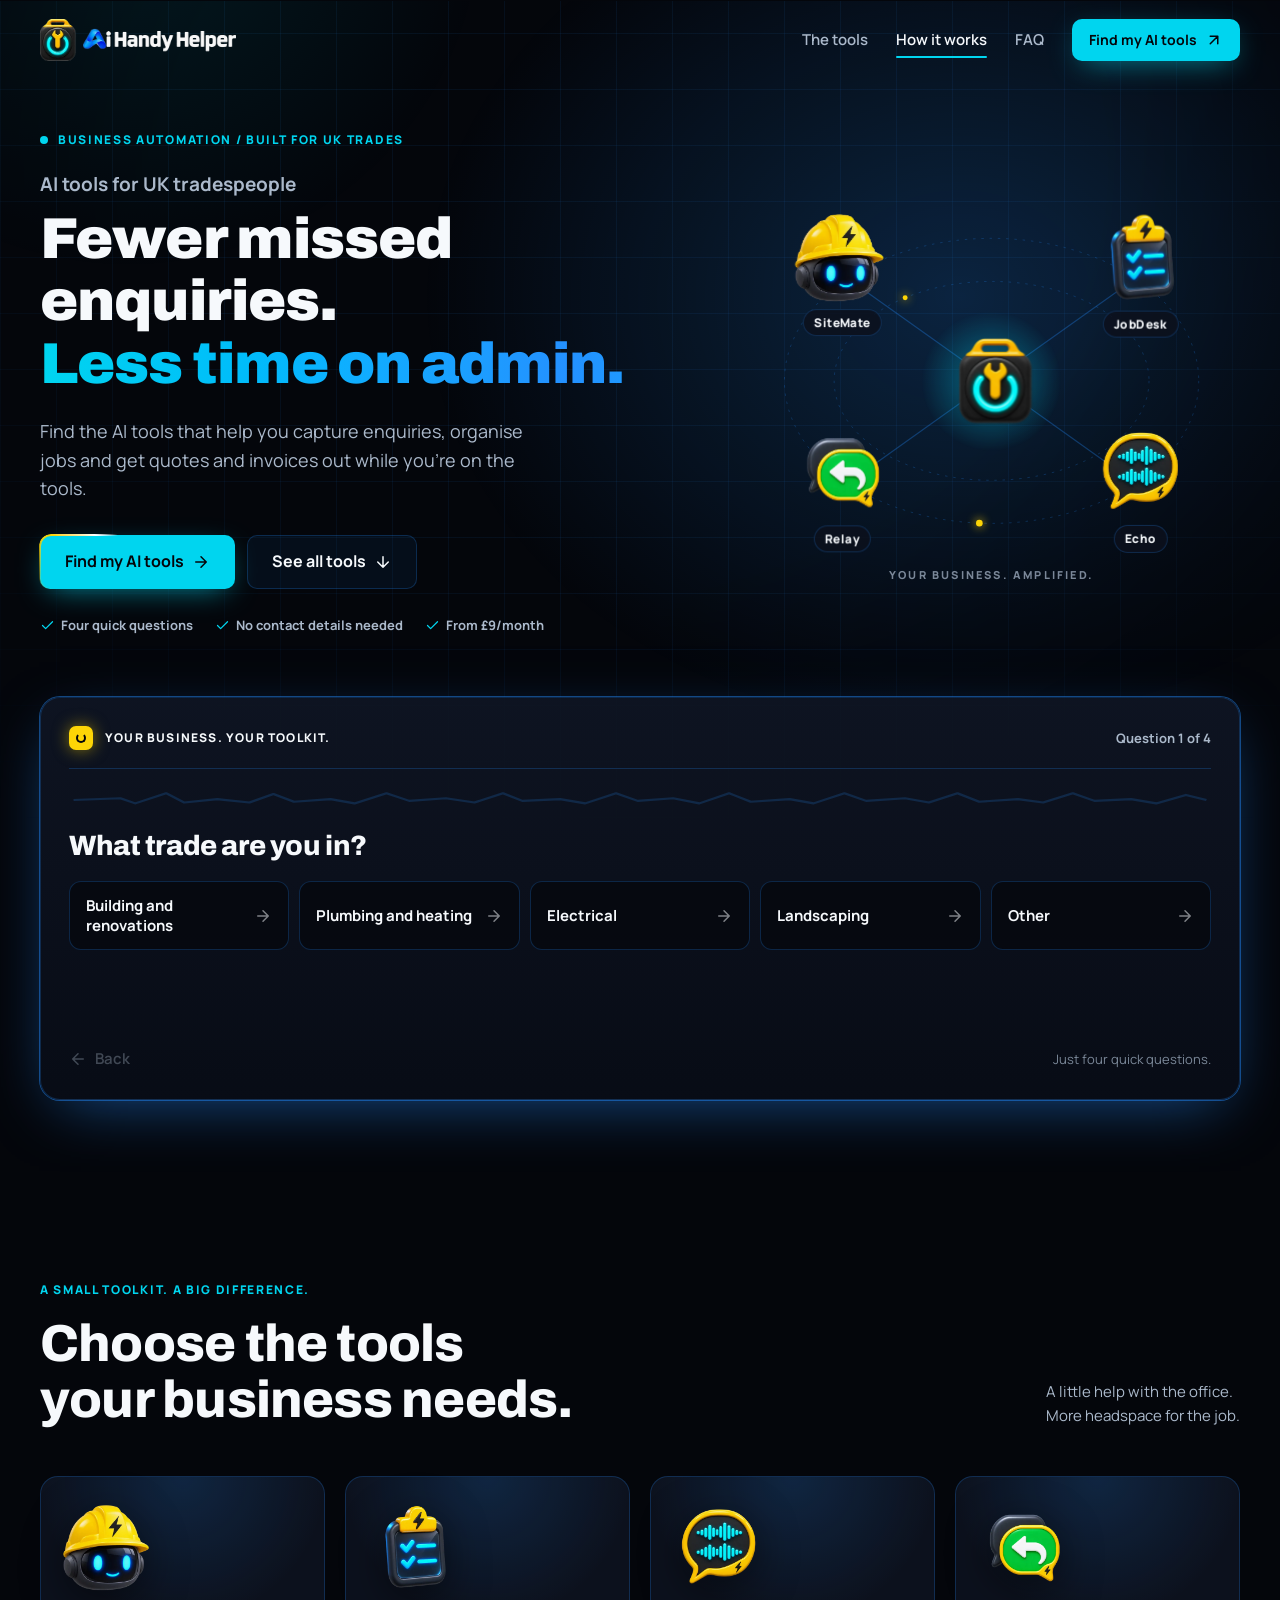
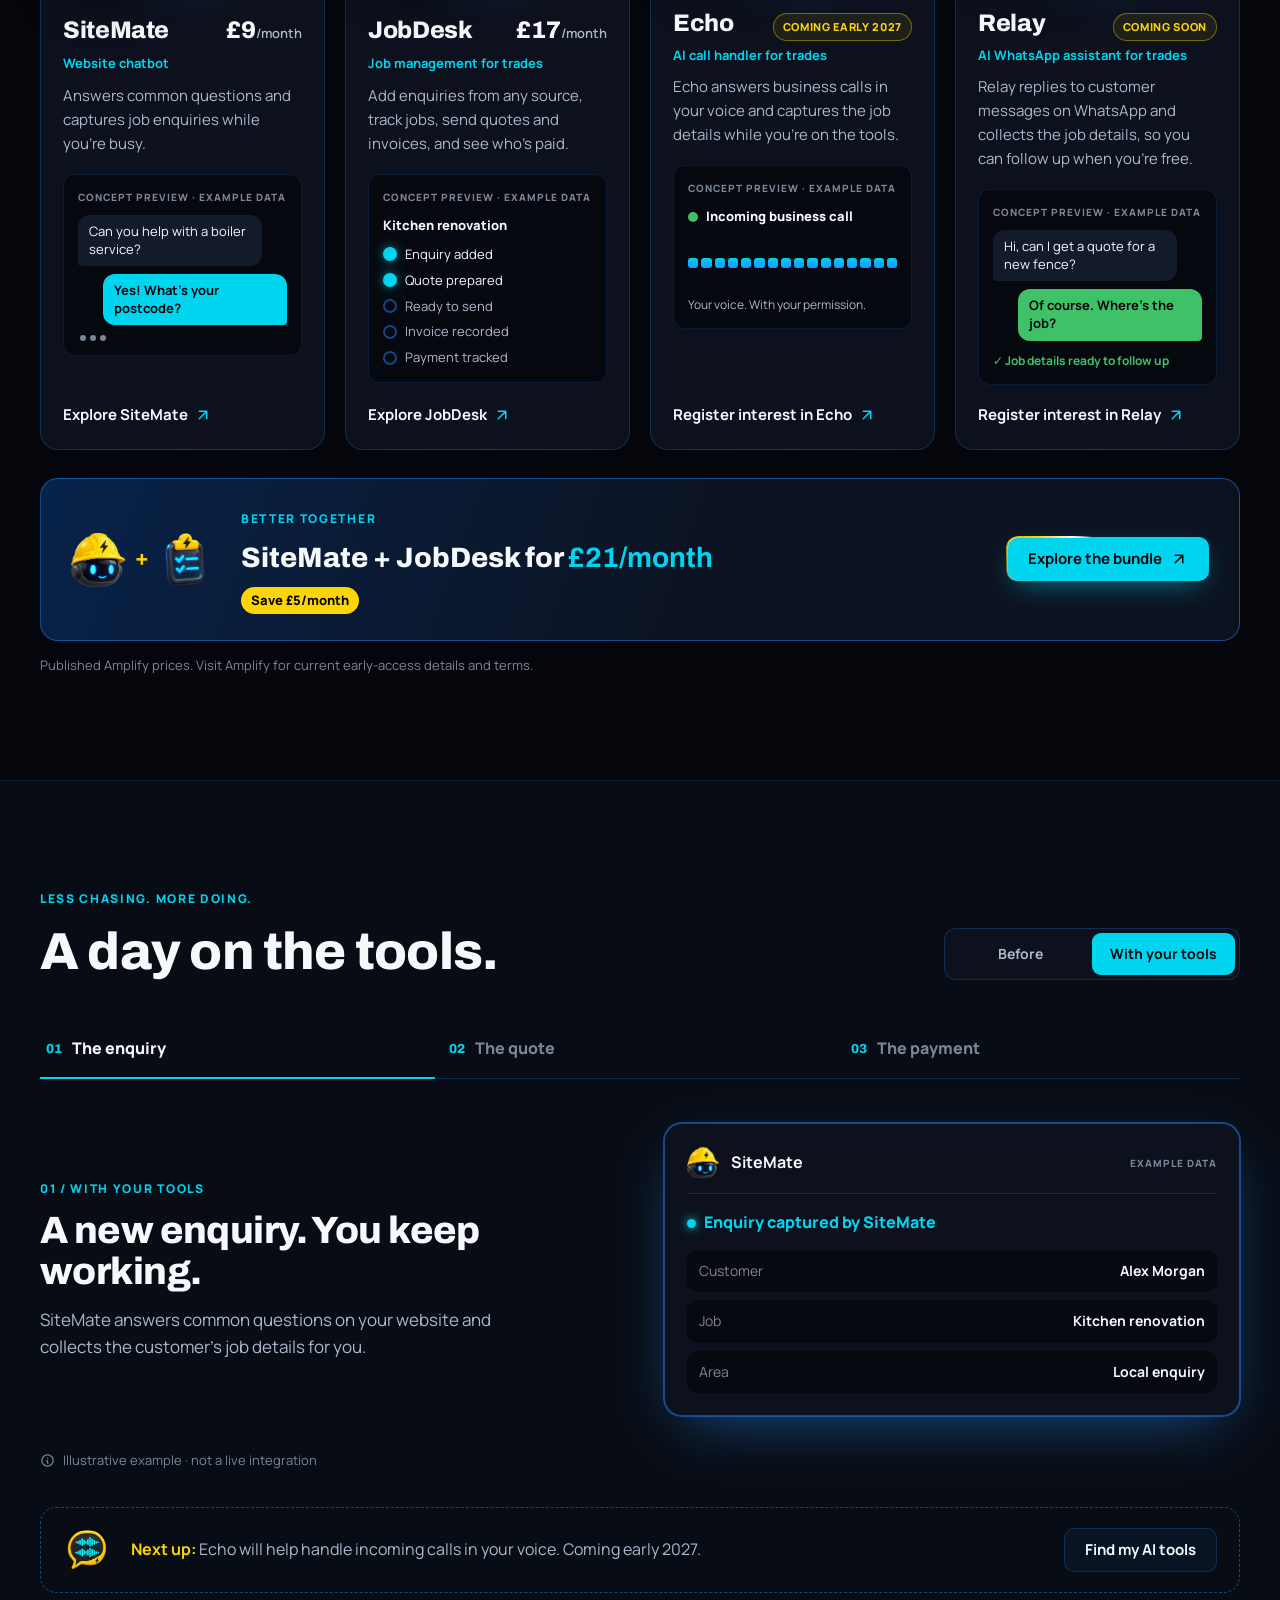
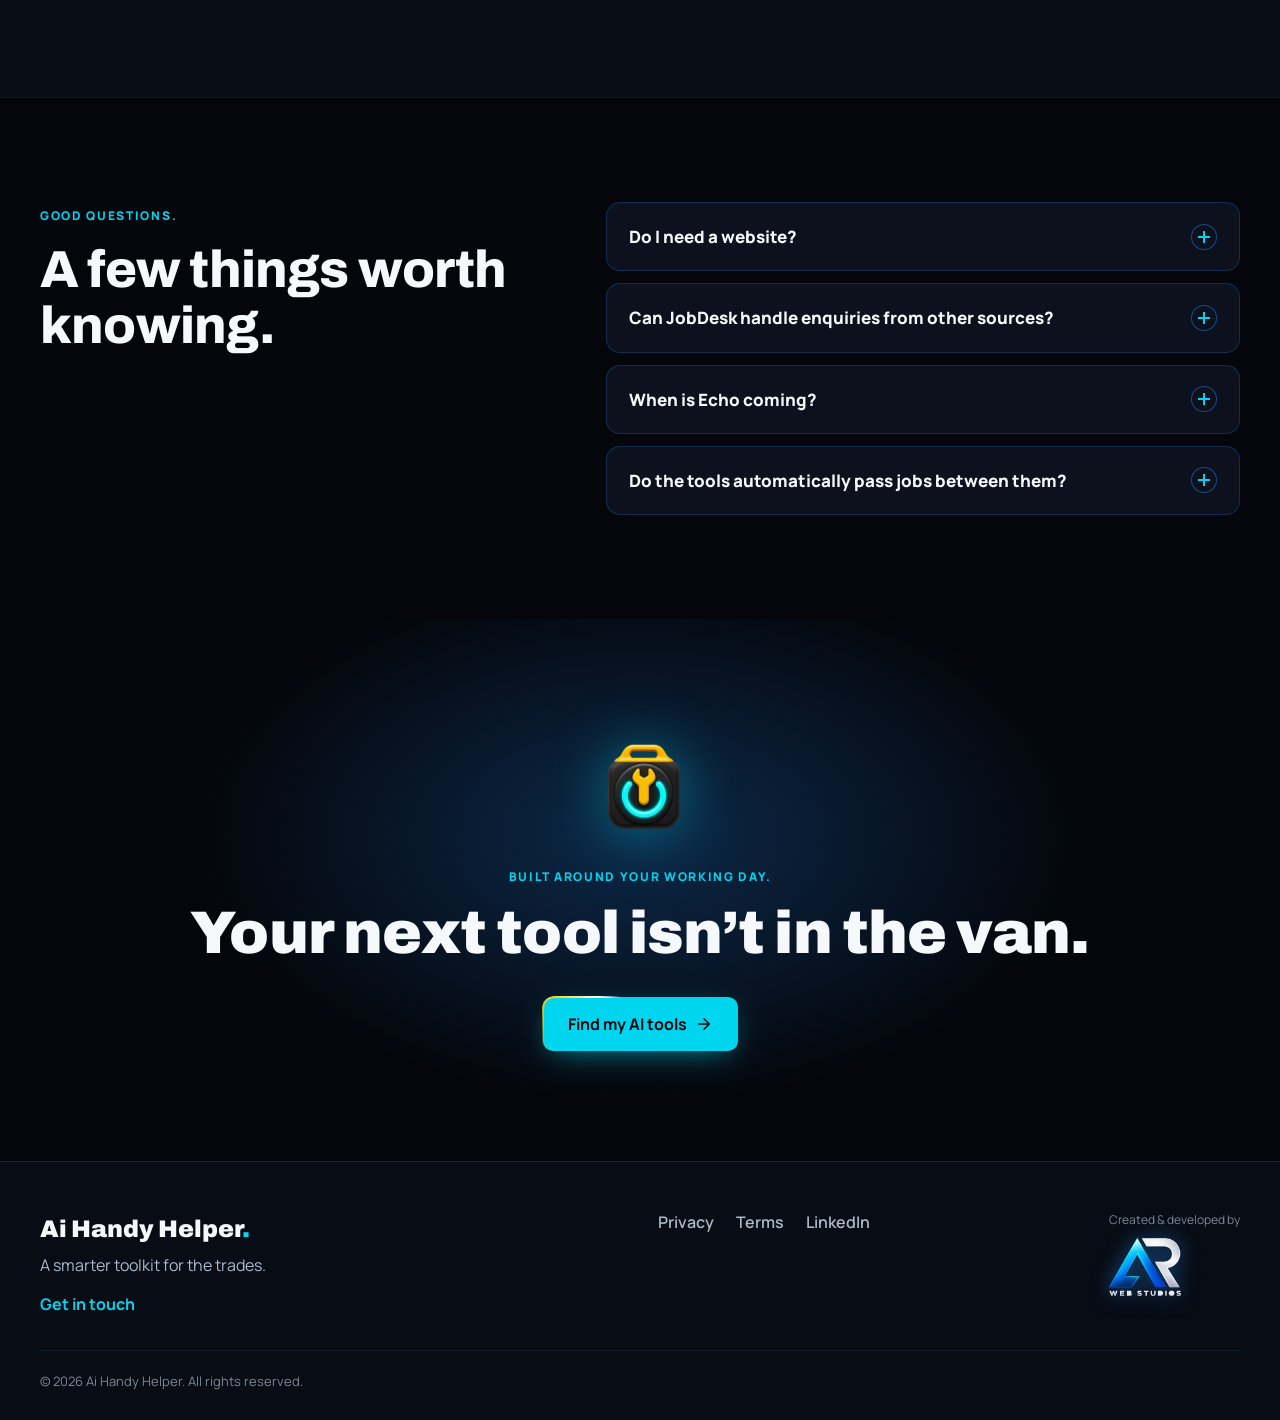
<file: index.html>
<!doctype html>
<html lang="en-GB">
<head>
<meta charset="utf-8">
<meta name="viewport" content="width=device-width, initial-scale=1">
<title>AI Tools for UK Tradespeople | Ai Handy Helper</title>
<meta name="description" content="AI tools for UK trades. SiteMate captures website enquiries, JobDesk tracks jobs, quotes and invoices. Answer 4 quick questions to find your toolkit.">
<link rel="canonical" href="https://aihandyhelper.co.uk/">
<meta name="author" content="AR Web Studios">
<meta name="theme-color" content="#0b0e17">
<meta name="robots" content="index, follow, max-image-preview:large">

<meta property="og:type" content="website">
<meta property="og:site_name" content="Ai Handy Helper">
<meta property="og:locale" content="en_GB">
<meta property="og:url" content="https://aihandyhelper.co.uk/">
<meta property="og:title" content="AI Tools for UK Tradespeople | Ai Handy Helper">
<meta property="og:description" content="Fewer missed enquiries. Less time on admin. Find the AI tools that fit your working day.">
<meta property="og:image" content="https://aihandyhelper.co.uk/img/og-image.jpg">
<meta property="og:image:width" content="1200">
<meta property="og:image:height" content="630">
<meta property="og:image:alt" content="Ai Handy Helper: AI tools for UK trades. SiteMate, JobDesk, Echo and Relay.">
<meta name="twitter:card" content="summary_large_image">
<meta name="twitter:title" content="AI Tools for UK Tradespeople | Ai Handy Helper">
<meta name="twitter:description" content="Fewer missed enquiries. Less time on admin. Find the AI tools that fit your working day.">
<meta name="twitter:image" content="https://aihandyhelper.co.uk/img/og-image.jpg">

<link rel="icon" href="favicon.ico" sizes="any">
<link rel="icon" href="img/favicon-32.png" type="image/png" sizes="32x32">
<link rel="apple-touch-icon" href="img/apple-touch-icon.png">
<link rel="manifest" href="site.webmanifest">

<link rel="preconnect" href="https://fonts.googleapis.com">
<link rel="preconnect" href="https://fonts.gstatic.com" crossorigin>
<link rel="stylesheet" href="https://fonts.googleapis.com/css2?family=Archivo:wght@700;800;900&family=Manrope:wght@400;500;600;700;800&display=swap">
<link rel="preload" as="image" href="img/handy-logo-crisp.webp" type="image/webp">
<link rel="stylesheet" href="css/styles.css">
<script>
  // Decide the intro before first paint: first visit = power-on show, repeat visit or reduced motion = already powered.
  (function () {
    var d = document.documentElement, seen = false;
    try { seen = sessionStorage.getItem('ahh-powered') === '1'; } catch (e) {}
    var reduce = window.matchMedia && matchMedia('(prefers-reduced-motion: reduce)').matches;
    d.classList.add('js', (seen || reduce) ? 'is-powered' : 'is-booting');
  })();
</script>
<script src="js/main.js" defer></script>

<script type="application/ld+json">
{
  "@context": "https://schema.org",
  "@graph": [
    {
      "@type": "Organization",
      "@id": "https://aihandyhelper.co.uk/#org",
      "name": "Ai Handy Helper",
      "url": "https://aihandyhelper.co.uk/",
      "logo": "https://aihandyhelper.co.uk/img/handy-logo-crisp.webp",
      "slogan": "A smarter toolkit for the trades.",
      "areaServed": "GB",
      "sameAs": ["https://www.linkedin.com/company/ai-handy-helper/"]
    },
    {
      "@type": "WebSite",
      "@id": "https://aihandyhelper.co.uk/#website",
      "url": "https://aihandyhelper.co.uk/",
      "name": "Ai Handy Helper",
      "inLanguage": "en-GB",
      "publisher": { "@id": "https://aihandyhelper.co.uk/#org" }
    },
    {
      "@type": "ItemList",
      "name": "AI tools for UK tradespeople",
      "itemListElement": [
        { "@type": "ListItem", "position": 1, "item": {
          "@type": "SoftwareApplication", "name": "SiteMate", "applicationCategory": "BusinessApplication",
          "operatingSystem": "Web", "description": "Website chatbot that answers common questions and captures job enquiries for UK trades.",
          "offers": { "@type": "Offer", "price": "9.00", "priceCurrency": "GBP" } } },
        { "@type": "ListItem", "position": 2, "item": {
          "@type": "SoftwareApplication", "name": "JobDesk", "applicationCategory": "BusinessApplication",
          "operatingSystem": "Web", "description": "Job management for trades: track enquiries, jobs, quotes, invoices and payments.",
          "offers": { "@type": "Offer", "price": "17.00", "priceCurrency": "GBP" } } },
        { "@type": "ListItem", "position": 3, "item": {
          "@type": "SoftwareApplication", "name": "Echo", "applicationCategory": "BusinessApplication",
          "operatingSystem": "Web", "description": "AI call handler for trades, planned for early 2027." } },
        { "@type": "ListItem", "position": 4, "item": {
          "@type": "SoftwareApplication", "name": "Relay", "applicationCategory": "BusinessApplication",
          "operatingSystem": "Web", "description": "AI WhatsApp assistant for trades, coming soon." } }
      ]
    },
    {
      "@type": "FAQPage",
      "mainEntity": [
        { "@type": "Question", "name": "Do I need a website?",
          "acceptedAnswer": { "@type": "Answer", "text": "SiteMate needs a website because that’s where it answers questions and collects enquiries. JobDesk can be used with enquiries from any source. If you don’t have a website yet, Amplify can help you explore your options." } },
        { "@type": "Question", "name": "Can JobDesk handle enquiries from other sources?",
          "acceptedAnswer": { "@type": "Answer", "text": "Yes. You can manually add enquiries from phone calls, WhatsApp, social media and referrals, then keep your jobs, quotes and invoices together. A website isn’t required." } },
        { "@type": "Question", "name": "When is Echo coming?",
          "acceptedAnswer": { "@type": "Answer", "text": "Echo is planned for early 2027. It will answer business calls in an AI version of your own voice, with your permission, and capture job details. You can register interest through Amplify now." } },
        { "@type": "Question", "name": "Do the tools automatically pass jobs between them?",
          "acceptedAnswer": { "@type": "Answer", "text": "This example shows you adding a captured enquiry to JobDesk yourself. We’re not claiming an automatic handoff. Each tool helps with a different part of the working day." } }
      ]
    }
  ]
}
</script>
</head>
<body>
<a class="skip-link" href="#main">Skip to content</a>

<!-- Power-on surge: purely decorative, never blocks the page -->
<div class="surge" aria-hidden="true">
  <svg class="surge-bolt" viewBox="0 0 1000 80" preserveAspectRatio="none">
    <path d="M0 40 L60 36 L80 48 L120 26 L150 46 L200 38 L240 47 L270 28 L300 43 L350 37 L380 46 L420 27 L450 42 L500 36 L540 46 L570 27 L600 43 L650 38 L680 46 L720 28 L750 42 L800 37 L830 46 L870 27 L900 43 L950 37 L1000 40"/>
  </svg>
  <div class="surge-flash"></div>
</div>

<header class="site-header" data-header>
  <div class="page-width header-row">
    <a class="brand" href="./" aria-label="Ai Handy Helper home">
      <img src="img/handy-logo-crisp.webp" alt="Ai Handy Helper" width="520" height="110" fetchpriority="high">
    </a>
    <nav class="main-nav" aria-label="Main navigation" id="main-nav">
      <a href="#tools" class="nav-link">The tools</a>
      <a href="#working-day" class="nav-link">How it works</a>
      <a href="#faq" class="nav-link">FAQ</a>
      <a href="#tool-finder" class="btn btn-primary btn-sm" data-find>Find my AI tools
        <svg class="i" viewBox="0 0 24 24" aria-hidden="true"><path d="M7 17 17 7M7 7h10v10"/></svg></a>
    </nav>
    <button class="menu-toggle" aria-label="Open menu" aria-expanded="false" aria-controls="main-nav" data-menu>
      <span></span><span></span><span></span>
    </button>
  </div>
</header>

<main id="main" tabindex="-1">

  <!-- HERO -->
  <section id="home" class="hero">
    <div class="hero-grid-bg" aria-hidden="true"></div>
    <div class="page-width hero-layout">
      <div class="hero-copy">
        <p class="eyebrow boot" style="--d:0"><span class="status-dot"></span>Business automation / built for UK trades</p>
        <h1 class="hero-title boot" style="--d:1">
          <span class="hero-kicker">AI tools for UK tradespeople</span>
          Fewer missed enquiries.<br>
          <span class="headline-highlight">Less time on admin.</span>
        </h1>
        <p class="hero-lede boot" style="--d:2">Find the AI tools that help you capture enquiries, organise jobs and get quotes and invoices out while you’re on the tools.</p>
        <div class="hero-actions boot" style="--d:3">
          <a href="#tool-finder" class="btn btn-primary btn-lg electric" data-find>Find my AI tools
            <svg class="i" viewBox="0 0 24 24" aria-hidden="true"><path d="M5 12h14M12 5l7 7-7 7"/></svg></a>
          <a href="#tools" class="btn btn-ghost btn-lg">See all tools
            <svg class="i" viewBox="0 0 24 24" aria-hidden="true"><path d="M12 5v14M19 12l-7 7-7-7"/></svg></a>
        </div>
        <ul class="hero-ticks boot" style="--d:4">
          <li><svg class="i" viewBox="0 0 24 24" aria-hidden="true"><path d="M20 6 9 17l-5-5"/></svg>Four quick questions</li>
          <li><svg class="i" viewBox="0 0 24 24" aria-hidden="true"><path d="M20 6 9 17l-5-5"/></svg>No contact details needed</li>
          <li><svg class="i" viewBox="0 0 24 24" aria-hidden="true"><path d="M20 6 9 17l-5-5"/></svg>From £9/month</li>
        </ul>
      </div>

      <div class="network boot" style="--d:2" aria-hidden="true">
        <svg class="network-lines" viewBox="0 0 600 480" fill="none">
          <ellipse class="orbit" cx="300" cy="240" rx="250" ry="172"/>
          <ellipse class="orbit" cx="300" cy="240" rx="190" ry="120"/>
          <path class="wire" d="M300 240 L120 112"/>
          <path class="wire" d="M300 240 L480 112"/>
          <path class="wire" d="M300 240 L480 368"/>
          <path class="wire" d="M300 240 L120 368"/>
          <path class="current" d="M300 240 L120 112"/>
          <path class="current" d="M300 240 L480 112" style="animation-delay:-.6s"/>
          <path class="current" d="M300 240 L480 368" style="animation-delay:-1.2s"/>
          <path class="current" d="M300 240 L120 368" style="animation-delay:-1.8s"/>
          <circle class="orbit-spark" r="4"><animateMotion dur="9s" repeatCount="indefinite" path="M50 240a250 172 0 1 0 500 0a250 172 0 1 0 -500 0"/></circle>
          <circle class="orbit-spark" r="3"><animateMotion dur="6s" repeatCount="indefinite" path="M490 240a190 120 0 1 0 -380 0a190 120 0 1 0 380 0"/></circle>
        </svg>
        <button class="network-core" type="button" tabindex="-1" data-repower title="Switch it on again">
          <img src="img/toolbox-power.webp" alt="" width="440" height="466">
        </button>
        <div class="node node-0"><img src="img/sitemate-robot.webp" alt="" width="320" height="314"><span>SiteMate</span></div>
        <div class="node node-1"><img src="img/jobdesk-clipboard.webp" alt="" width="320" height="324"><span>JobDesk</span></div>
        <div class="node node-2"><img src="img/echo-waveform.webp" alt="" width="320" height="322"><span>Echo</span></div>
        <div class="node node-3"><img src="img/relay-bubble.webp" alt="" width="320" height="319"><span>Relay</span></div>
        <span class="network-caption">Your business. Amplified.</span>
      </div>
    </div>

    <!-- TOOL FINDER -->
    <div class="page-width">
      <section id="tool-finder" class="finder boot" style="--d:4" tabindex="-1" aria-labelledby="finder-q">
        <div class="finder-head">
          <div class="finder-brand"><span class="finder-mark"></span><p>Your business. Your toolkit.</p></div>
          <span class="finder-count" data-count>Question 1 of 4</span>
        </div>
        <div class="finder-meter" role="progressbar" aria-label="Toolkit questions completed" aria-valuemin="0" aria-valuemax="4" aria-valuenow="0" data-meter>
          <svg viewBox="0 0 1000 40" preserveAspectRatio="none" aria-hidden="true">
            <path class="meter-track" d="M4 20 L45 18 L58 24 L85 12 L101 23 L130 19 L158 23 L179 13 L197 22 L229 19 L250 24 L278 12 L298 21 L330 18 L355 23 L380 12 L397 21 L430 19 L452 24 L479 12 L498 21 L529 18 L552 24 L578 12 L597 22 L631 19 L652 24 L679 12 L698 21 L732 18 L753 23 L778 12 L797 22 L831 19 L853 23 L879 12 L898 21 L930 19 L952 24 L978 14 L996 20"/>
            <path class="meter-fill" pathLength="100" d="M4 20 L45 18 L58 24 L85 12 L101 23 L130 19 L158 23 L179 13 L197 22 L229 19 L250 24 L278 12 L298 21 L330 18 L355 23 L380 12 L397 21 L430 19 L452 24 L479 12 L498 21 L529 18 L552 24 L578 12 L597 22 L631 19 L652 24 L679 12 L698 21 L732 18 L753 23 L778 12 L797 22 L831 19 L853 23 L879 12 L898 21 L930 19 L952 24 L978 14 L996 20"/>
          </svg>
        </div>
        <div class="finder-body" aria-live="polite" data-finder-body>
          <!-- Server-rendered first question so it works and is indexable before JS -->
          <h2 class="finder-q" id="finder-q">What trade are you in?</h2>
          <div class="answers">
            <button class="answer" type="button">Building and renovations</button>
            <button class="answer" type="button">Plumbing and heating</button>
            <button class="answer" type="button">Electrical</button>
            <button class="answer" type="button">Landscaping</button>
            <button class="answer" type="button">Other</button>
          </div>
        </div>
        <div class="finder-foot">
          <button class="btn btn-link" type="button" data-back disabled>
            <svg class="i" viewBox="0 0 24 24" aria-hidden="true"><path d="M19 12H5M12 19l-7-7 7-7"/></svg>Back</button>
          <span>Just four quick questions.</span>
        </div>
      </section>
    </div>
  </section>

  <!-- TOOLS -->
  <section id="tools" class="section">
    <div class="page-width">
      <div class="section-head reveal">
        <div>
          <p class="eyebrow">A small toolkit. A big difference.</p>
          <h2 class="section-title">Choose the tools<br class="br-sm"> your business needs.</h2>
        </div>
        <p class="section-aside">A little help with the office.<br>More headspace for the job.</p>
      </div>

      <div class="tiles">
        <article class="tile reveal" style="--i:0" aria-labelledby="t-sitemate">
          <div class="tile-art"><img src="img/sitemate-robot.webp" alt="" width="320" height="314" loading="lazy"></div>
          <div class="tile-top">
            <h3 id="t-sitemate">SiteMate</h3>
            <p class="price"><span>£9</span>/month</p>
          </div>
          <p class="tile-cat">Website chatbot</p>
          <p class="tile-desc">Answers common questions and captures job enquiries while you’re busy.</p>
          <div class="preview chat" aria-label="Concept preview with example data">
            <p class="preview-tag">Concept preview · example data</p>
            <p class="bubble in">Can you help with a boiler service?</p>
            <p class="bubble out">Yes! What’s your postcode?</p>
            <p class="typing"><span></span><span></span><span></span></p>
          </div>
          <a class="tile-cta" href="https://amplifymybusiness.co.uk/products">Explore SiteMate
            <svg class="i" viewBox="0 0 24 24" aria-hidden="true"><path d="M7 17 17 7M7 7h10v10"/></svg></a>
        </article>

        <article class="tile reveal" style="--i:1" aria-labelledby="t-jobdesk">
          <div class="tile-art"><img src="img/jobdesk-clipboard.webp" alt="" width="320" height="324" loading="lazy"></div>
          <div class="tile-top">
            <h3 id="t-jobdesk">JobDesk</h3>
            <p class="price"><span>£17</span>/month</p>
          </div>
          <p class="tile-cat">Job management for trades</p>
          <p class="tile-desc">Add enquiries from any source, track jobs, send quotes and invoices, and see who’s paid.</p>
          <div class="preview steps" aria-label="Concept preview with example data">
            <p class="preview-tag">Concept preview · example data</p>
            <p class="steps-job">Kitchen renovation</p>
            <ol>
              <li>Enquiry added</li>
              <li>Quote prepared</li>
              <li>Ready to send</li>
              <li>Invoice recorded</li>
              <li>Payment tracked</li>
            </ol>
          </div>
          <a class="tile-cta" href="https://amplifymybusiness.co.uk/products">Explore JobDesk
            <svg class="i" viewBox="0 0 24 24" aria-hidden="true"><path d="M7 17 17 7M7 7h10v10"/></svg></a>
        </article>

        <article class="tile reveal" style="--i:2" aria-labelledby="t-echo">
          <div class="tile-art"><img src="img/echo-waveform.webp" alt="" width="320" height="322" loading="lazy"></div>
          <div class="tile-top">
            <h3 id="t-echo">Echo</h3>
            <p class="badge">Coming early 2027</p>
          </div>
          <p class="tile-cat">AI call handler for trades</p>
          <p class="tile-desc">Echo answers business calls in your voice and captures the job details while you’re on the tools.</p>
          <div class="preview call" aria-label="Concept preview with example data">
            <p class="preview-tag">Concept preview · example data</p>
            <p class="call-title"><span class="ring"></span>Incoming business call</p>
            <div class="wave" aria-hidden="true">
              <i></i><i></i><i></i><i></i><i></i><i></i><i></i><i></i><i></i><i></i><i></i><i></i><i></i><i></i><i></i><i></i>
            </div>
            <p class="call-note">Your voice. With your permission.</p>
          </div>
          <a class="tile-cta" href="https://amplifymybusiness.co.uk/contact?product=Echo">Register interest in Echo
            <svg class="i" viewBox="0 0 24 24" aria-hidden="true"><path d="M7 17 17 7M7 7h10v10"/></svg></a>
        </article>

        <article class="tile reveal" style="--i:3" aria-labelledby="t-relay">
          <div class="tile-art"><img src="img/relay-bubble.webp" alt="" width="320" height="319" loading="lazy"></div>
          <div class="tile-top">
            <h3 id="t-relay">Relay</h3>
            <p class="badge">Coming soon</p>
          </div>
          <p class="tile-cat">AI WhatsApp assistant for trades</p>
          <p class="tile-desc">Relay replies to customer messages on WhatsApp and collects the job details, so you can follow up when you’re free.</p>
          <div class="preview chat wa" aria-label="Concept preview with example data">
            <p class="preview-tag">Concept preview · example data</p>
            <p class="bubble in">Hi, can I get a quote for a new fence?</p>
            <p class="bubble out">Of course. Where’s the job?</p>
            <p class="ready">✓ Job details ready to follow up</p>
          </div>
          <a class="tile-cta" href="https://amplifymybusiness.co.uk/contact?product=Relay">Register interest in Relay
            <svg class="i" viewBox="0 0 24 24" aria-hidden="true"><path d="M7 17 17 7M7 7h10v10"/></svg></a>
        </article>
      </div>

      <div class="bundle reveal">
        <div class="bundle-icons" aria-hidden="true">
          <img src="img/sitemate-robot.webp" alt="" width="320" height="314" loading="lazy">
          <span>+</span>
          <img src="img/jobdesk-clipboard.webp" alt="" width="320" height="324" loading="lazy">
        </div>
        <div class="bundle-copy">
          <p class="eyebrow">Better together</p>
          <p class="bundle-line">SiteMate + JobDesk for <strong>£<span data-count-to="21">21</span>/month</strong></p>
          <p class="bundle-save">Save £5/month</p>
        </div>
        <a class="btn btn-primary electric" href="https://amplifymybusiness.co.uk/products">Explore the bundle
          <svg class="i" viewBox="0 0 24 24" aria-hidden="true"><path d="M7 17 17 7M7 7h10v10"/></svg></a>
      </div>
      <p class="fineprint">Published Amplify prices. Visit Amplify for current early-access details and terms.</p>
    </div>
  </section>

  <!-- A DAY ON THE TOOLS -->
  <section id="working-day" class="section section-muted">
    <div class="page-width">
      <div class="section-head reveal">
        <div>
          <p class="eyebrow">Less chasing. More doing.</p>
          <h2 class="section-title">A day on the tools.</h2>
        </div>
        <div class="mode-switch" role="group" aria-label="Compare your working day">
          <button type="button" data-mode="before" aria-pressed="false">Before</button>
          <button type="button" data-mode="after" aria-pressed="true">With your tools</button>
          <span class="mode-thumb" aria-hidden="true"></span>
        </div>
      </div>

      <div class="day reveal" data-day>
        <div class="day-tabs" role="tablist" aria-label="Moments in the working day">
          <button role="tab" type="button" aria-selected="true" data-step="0"><span class="tab-n">01</span>The enquiry<i class="tab-bar"></i></button>
          <button role="tab" type="button" aria-selected="false" data-step="1"><span class="tab-n">02</span>The quote<i class="tab-bar"></i></button>
          <button role="tab" type="button" aria-selected="false" data-step="2"><span class="tab-n">03</span>The payment<i class="tab-bar"></i></button>
        </div>
        <div class="day-panel" role="tabpanel" aria-live="polite">
          <div class="day-copy" data-day-copy>
            <p class="day-kicker">01 / With your tools</p>
            <h3>A new enquiry. You keep working.</h3>
            <p>SiteMate answers common questions on your website and collects the customer’s job details for you.</p>
          </div>
          <div class="day-card" data-day-card>
            <div class="card-head"><img src="img/sitemate-robot.webp" alt="" width="320" height="314" loading="lazy"><strong>SiteMate</strong><span class="preview-tag">Example data</span></div>
            <p class="card-status">Enquiry captured by SiteMate</p>
            <dl>
              <div><dt>Customer</dt><dd>Alex Morgan</dd></div>
              <div><dt>Job</dt><dd>Kitchen renovation</dd></div>
              <div><dt>Area</dt><dd>Local enquiry</dd></div>
            </dl>
          </div>
        </div>
        <p class="fineprint"><svg class="i" viewBox="0 0 24 24" aria-hidden="true"><circle cx="12" cy="12" r="9"/><path d="M12 8h.01M11 12h1v4h1"/></svg>Illustrative example · not a live integration</p>
      </div>

      <div class="next-up reveal">
        <img src="img/echo-waveform.webp" alt="" width="320" height="322" loading="lazy">
        <p><strong>Next up:</strong> Echo will help handle incoming calls in your voice. Coming early 2027.</p>
        <a href="#tool-finder" class="btn btn-ghost" data-find>Find my AI tools</a>
      </div>
    </div>
  </section>

  <!-- FAQ -->
  <section id="faq" class="section">
    <div class="page-width faq-layout">
      <div class="reveal">
        <p class="eyebrow">Good questions.</p>
        <h2 class="section-title">A few things worth knowing.</h2>
      </div>
      <div class="faq-list">
        <details class="faq reveal" style="--i:0">
          <summary>Do I need a website?</summary>
          <div class="faq-a"><p>SiteMate needs a website because that’s where it answers questions and collects enquiries. JobDesk can be used with enquiries from any source. If you don’t have a website yet, Amplify can help you explore your options.</p></div>
        </details>
        <details class="faq reveal" style="--i:1">
          <summary>Can JobDesk handle enquiries from other sources?</summary>
          <div class="faq-a"><p>Yes. You can manually add enquiries from phone calls, WhatsApp, social media and referrals, then keep your jobs, quotes and invoices together. A website isn’t required.</p></div>
        </details>
        <details class="faq reveal" style="--i:2">
          <summary>When is Echo coming?</summary>
          <div class="faq-a"><p>Echo is planned for early 2027. It will answer business calls in an AI version of your own voice, with your permission, and capture job details. You can <a href="https://amplifymybusiness.co.uk/contact?product=Echo">register interest through Amplify</a> now.</p></div>
        </details>
        <details class="faq reveal" style="--i:3">
          <summary>Do the tools automatically pass jobs between them?</summary>
          <div class="faq-a"><p>This example shows you adding a captured enquiry to JobDesk yourself. We’re not claiming an automatic handoff. Each tool helps with a different part of the working day.</p></div>
        </details>
      </div>
    </div>
  </section>

  <!-- FINAL CTA -->
  <section class="cta-band">
    <div class="page-width cta-inner reveal">
      <img class="cta-art" src="img/toolbox-power.webp" alt="" width="440" height="466" loading="lazy">
      <p class="eyebrow">Built around your working day.</p>
      <h2 class="cta-title">Your next tool isn’t in the van.</h2>
      <a href="#tool-finder" class="btn btn-primary btn-lg electric" data-find>Find my AI tools
        <svg class="i" viewBox="0 0 24 24" aria-hidden="true"><path d="M5 12h14M12 5l7 7-7 7"/></svg></a>
    </div>
  </section>
</main>

<footer class="site-footer">
  <div class="page-width footer-grid">
    <div>
      <p class="footer-brand">Ai Handy Helper<span>.</span></p>
      <p class="footer-tag">A smarter toolkit for the trades.</p>
      <a class="footer-contact" href="https://amplifymybusiness.co.uk/contact">Get in touch</a>
    </div>
    <nav aria-label="Footer" class="footer-links">
      <a href="privacy.html">Privacy</a>
      <a href="terms.html">Terms</a>
      <a href="https://www.linkedin.com/company/ai-handy-helper/" rel="noopener">LinkedIn</a>
    </nav>
    <div class="credit">
      <span>Created &amp; developed by</span>
      <img src="img/ar-web-studios-logo.webp" alt="AR Web Studios" width="240" height="194" loading="lazy">
    </div>
  </div>
  <p class="page-width copyright">© 2026 Ai Handy Helper. All rights reserved.</p>
</footer>

<noscript><style>.reveal,.boot{opacity:1!important;transform:none!important}</style></noscript>
</body>
</html>
</file>
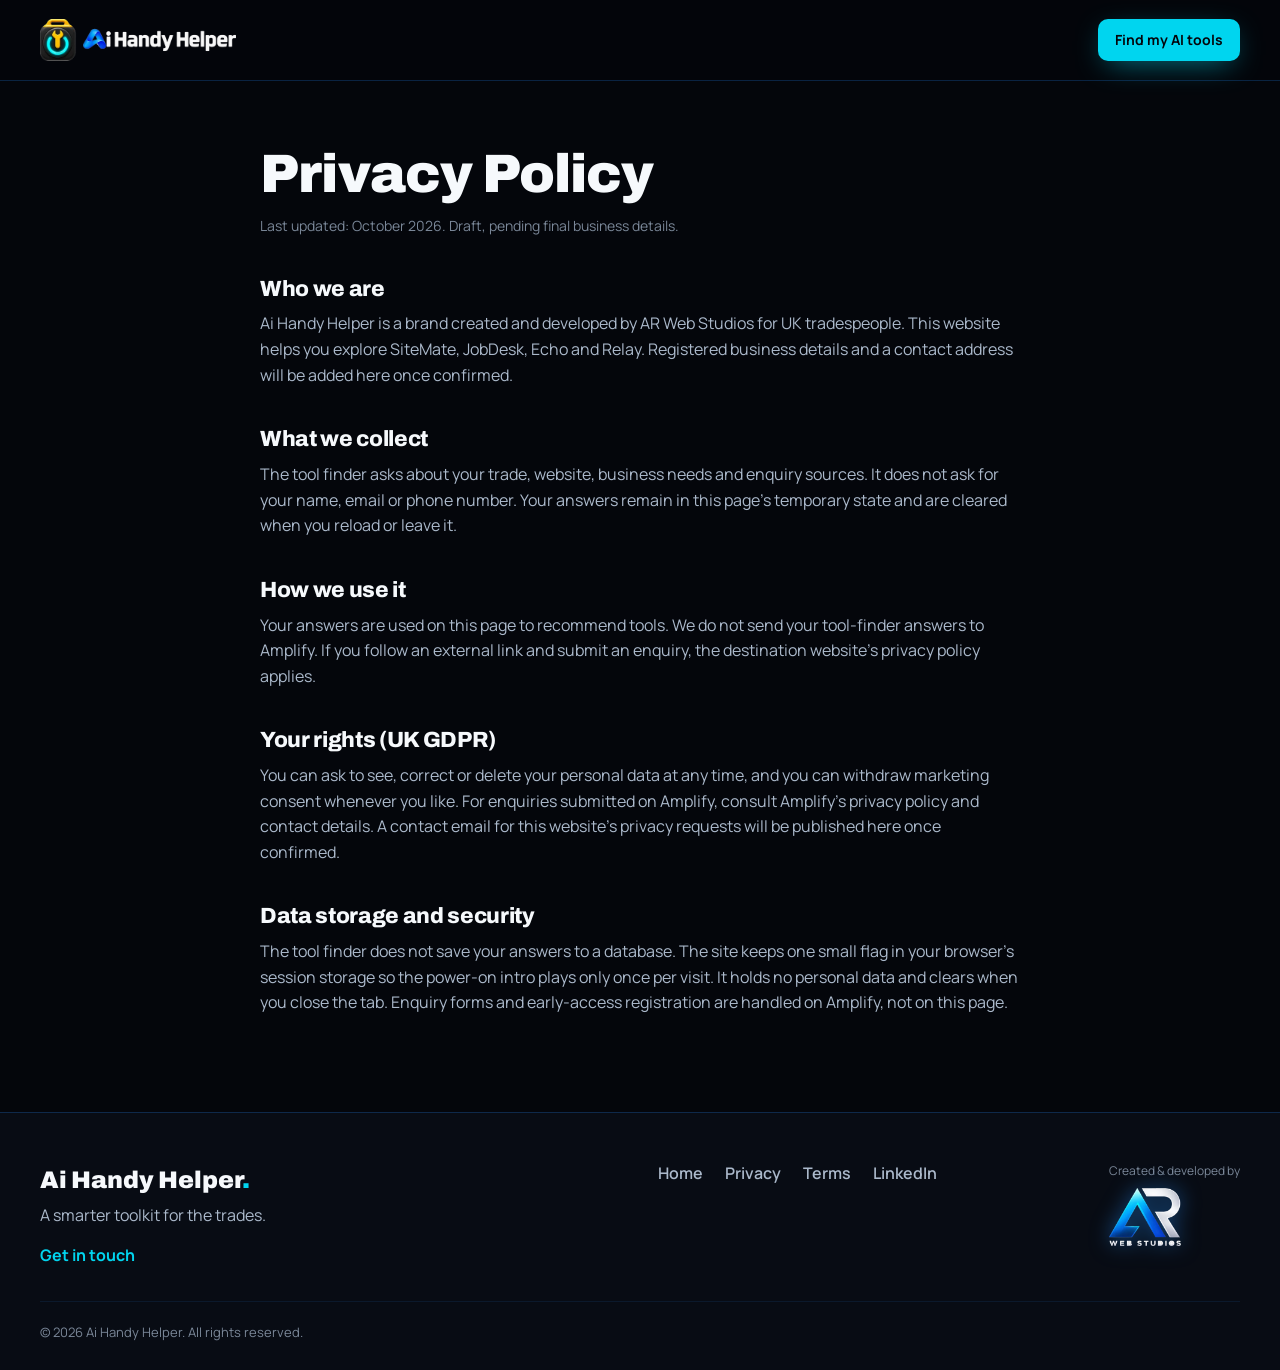
<file: privacy.html>
<!doctype html>
<html lang="en-GB">
<head>
<meta charset="utf-8">
<meta name="viewport" content="width=device-width, initial-scale=1">
<title>Privacy Policy | Ai Handy Helper</title>
<meta name="description" content="Privacy information for the Ai Handy Helper tool finder and links to Amplify product enquiries.">
<link rel="canonical" href="https://aihandyhelper.co.uk/privacy">
<meta name="robots" content="index, follow">
<meta name="theme-color" content="#0b0e17">
<link rel="icon" href="favicon.ico" sizes="any">
<link rel="apple-touch-icon" href="img/apple-touch-icon.png">
<link rel="preconnect" href="https://fonts.googleapis.com">
<link rel="preconnect" href="https://fonts.gstatic.com" crossorigin>
<link rel="stylesheet" href="https://fonts.googleapis.com/css2?family=Archivo:wght@700;800;900&family=Manrope:wght@400;500;600;700;800&display=swap">
<link rel="stylesheet" href="css/styles.css">
</head>
<body>
<a class="skip-link" href="#main">Skip to content</a>
<header class="site-header scrolled">
  <div class="page-width header-row">
    <a class="brand" href="./" aria-label="Ai Handy Helper home"><img src="img/handy-logo-crisp.webp" alt="Ai Handy Helper" width="520" height="110"></a>
    <a class="btn btn-primary btn-sm" href="./#tool-finder">Find my AI tools</a>
  </div>
</header>
<main id="main" class="legal">
  <div class="page-width">
    <h1>Privacy Policy</h1>
    <p class="updated">Last updated: October 2026. Draft, pending final business details.</p>
    <h2>Who we are</h2>
    <p>Ai Handy Helper is a brand created and developed by AR Web Studios for UK tradespeople. This website helps you explore SiteMate, JobDesk, Echo and Relay. Registered business details and a contact address will be added here once confirmed.</p>
    <h2>What we collect</h2>
    <p>The tool finder asks about your trade, website, business needs and enquiry sources. It does not ask for your name, email or phone number. Your answers remain in this page’s temporary state and are cleared when you reload or leave it.</p>
    <h2>How we use it</h2>
    <p>Your answers are used on this page to recommend tools. We do not send your tool-finder answers to Amplify. If you follow an external link and submit an enquiry, the destination website’s privacy policy applies.</p>
    <h2>Your rights (UK GDPR)</h2>
    <p>You can ask to see, correct or delete your personal data at any time, and you can withdraw marketing consent whenever you like. For enquiries submitted on Amplify, consult Amplify’s privacy policy and contact details. A contact email for this website’s privacy requests will be published here once confirmed.</p>
    <h2>Data storage and security</h2>
    <p>The tool finder does not save your answers to a database. The site keeps one small flag in your browser’s session storage so the power-on intro plays only once per visit. It holds no personal data and clears when you close the tab. Enquiry forms and early-access registration are handled on Amplify, not on this page.</p>
  </div>
</main>
<footer class="site-footer">
  <div class="page-width footer-grid">
    <div>
      <p class="footer-brand">Ai Handy Helper<span>.</span></p>
      <p class="footer-tag">A smarter toolkit for the trades.</p>
      <a class="footer-contact" href="https://amplifymybusiness.co.uk/contact">Get in touch</a>
    </div>
    <nav aria-label="Footer" class="footer-links">
      <a href="./">Home</a>
      <a href="privacy.html">Privacy</a>
      <a href="terms.html">Terms</a>
      <a href="https://www.linkedin.com/company/ai-handy-helper/" rel="noopener">LinkedIn</a>
    </nav>
    <div class="credit"><span>Created &amp; developed by</span><img src="img/ar-web-studios-logo.webp" alt="AR Web Studios" width="240" height="194" loading="lazy"></div>
  </div>
  <p class="page-width copyright">© 2026 Ai Handy Helper. All rights reserved.</p>
</footer>
</body>
</html>
</file>
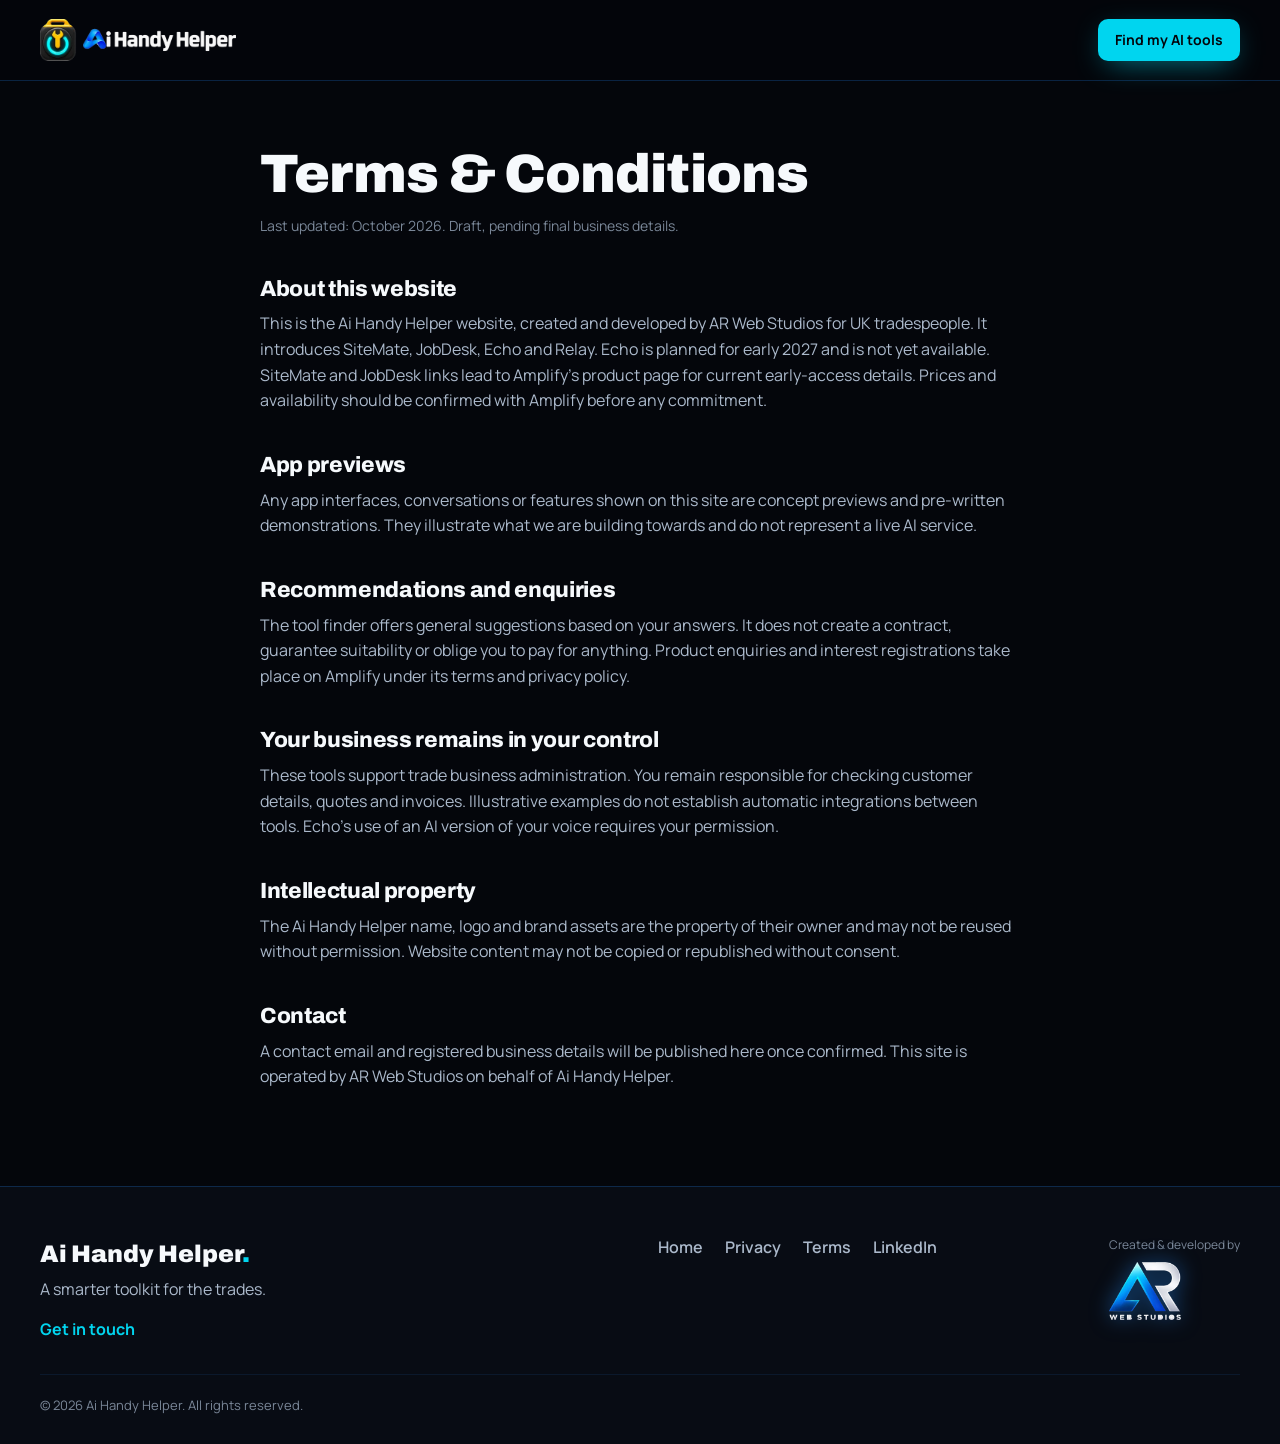
<file: terms.html>
<!doctype html>
<html lang="en-GB">
<head>
<meta charset="utf-8">
<meta name="viewport" content="width=device-width, initial-scale=1">
<title>Terms &amp; Conditions | Ai Handy Helper</title>
<meta name="description" content="Terms for using the Ai Handy Helper tool finder, illustrative examples and external product links.">
<link rel="canonical" href="https://aihandyhelper.co.uk/terms">
<meta name="robots" content="index, follow">
<meta name="theme-color" content="#0b0e17">
<link rel="icon" href="favicon.ico" sizes="any">
<link rel="apple-touch-icon" href="img/apple-touch-icon.png">
<link rel="preconnect" href="https://fonts.googleapis.com">
<link rel="preconnect" href="https://fonts.gstatic.com" crossorigin>
<link rel="stylesheet" href="https://fonts.googleapis.com/css2?family=Archivo:wght@700;800;900&family=Manrope:wght@400;500;600;700;800&display=swap">
<link rel="stylesheet" href="css/styles.css">
</head>
<body>
<a class="skip-link" href="#main">Skip to content</a>
<header class="site-header scrolled">
  <div class="page-width header-row">
    <a class="brand" href="./" aria-label="Ai Handy Helper home"><img src="img/handy-logo-crisp.webp" alt="Ai Handy Helper" width="520" height="110"></a>
    <a class="btn btn-primary btn-sm" href="./#tool-finder">Find my AI tools</a>
  </div>
</header>
<main id="main" class="legal">
  <div class="page-width">
    <h1>Terms &amp; Conditions</h1>
    <p class="updated">Last updated: October 2026. Draft, pending final business details.</p>
    <h2>About this website</h2>
    <p>This is the Ai Handy Helper website, created and developed by AR Web Studios for UK tradespeople. It introduces SiteMate, JobDesk, Echo and Relay. Echo is planned for early 2027 and is not yet available. SiteMate and JobDesk links lead to Amplify’s product page for current early-access details. Prices and availability should be confirmed with Amplify before any commitment.</p>
    <h2>App previews</h2>
    <p>Any app interfaces, conversations or features shown on this site are concept previews and pre-written demonstrations. They illustrate what we are building towards and do not represent a live AI service.</p>
    <h2>Recommendations and enquiries</h2>
    <p>The tool finder offers general suggestions based on your answers. It does not create a contract, guarantee suitability or oblige you to pay for anything. Product enquiries and interest registrations take place on Amplify under its terms and privacy policy.</p>
    <h2>Your business remains in your control</h2>
    <p>These tools support trade business administration. You remain responsible for checking customer details, quotes and invoices. Illustrative examples do not establish automatic integrations between tools. Echo’s use of an AI version of your voice requires your permission.</p>
    <h2>Intellectual property</h2>
    <p>The Ai Handy Helper name, logo and brand assets are the property of their owner and may not be reused without permission. Website content may not be copied or republished without consent.</p>
    <h2>Contact</h2>
    <p>A contact email and registered business details will be published here once confirmed. This site is operated by AR Web Studios on behalf of Ai Handy Helper.</p>
  </div>
</main>
<footer class="site-footer">
  <div class="page-width footer-grid">
    <div>
      <p class="footer-brand">Ai Handy Helper<span>.</span></p>
      <p class="footer-tag">A smarter toolkit for the trades.</p>
      <a class="footer-contact" href="https://amplifymybusiness.co.uk/contact">Get in touch</a>
    </div>
    <nav aria-label="Footer" class="footer-links">
      <a href="./">Home</a>
      <a href="privacy.html">Privacy</a>
      <a href="terms.html">Terms</a>
      <a href="https://www.linkedin.com/company/ai-handy-helper/" rel="noopener">LinkedIn</a>
    </nav>
    <div class="credit"><span>Created &amp; developed by</span><img src="img/ar-web-studios-logo.webp" alt="AR Web Studios" width="240" height="194" loading="lazy"></div>
  </div>
  <p class="page-width copyright">© 2026 Ai Handy Helper. All rights reserved.</p>
</footer>
</body>
</html>
</file>
<file: css/styles.css>
/* ==========================================================================
   Ai Handy Helper — rebuilt landing page
   Brand tokens kept from the original site.
   ========================================================================== */
:root {
  --navy: oklch(12% .016 265);
  --navy-2: oklch(15.5% .018 265);
  --card: oklch(18% .025 265);
  --card-2: oklch(22% .035 265);
  --blue: oklch(66% .2 255);
  --cyan: oklch(80% .14 210);
  --yellow: oklch(88% .18 95);
  --fg: oklch(98% .005 250);
  --muted: oklch(78% .03 255);
  --dim: oklch(62% .03 255);
  --border: oklch(66% .2 255 / .22);
  --border-strong: oklch(66% .2 255 / .45);
  --wa: oklch(72% .17 150);
  --danger: oklch(68% .19 28);

  --radius: 14px;
  --radius-sm: 10px;
  --ease-out: cubic-bezier(.16, 1, .3, 1);
  --ease-spring: cubic-bezier(.34, 1.56, .64, 1);
  --glow: 0 0 0 1px var(--border-strong), 0 18px 60px -20px oklch(66% .2 255 / .55);
  --font-display: "Archivo", system-ui, sans-serif;
  --font-body: "Manrope", system-ui, sans-serif;

  color-scheme: dark;
  interpolate-size: allow-keywords;
}

*, *::before, *::after { box-sizing: border-box; }
html { scroll-behavior: smooth; -webkit-text-size-adjust: 100%; }
body {
  margin: 0;
  background: var(--navy);
  color: var(--fg);
  font-family: var(--font-body);
  font-size: 16px;
  line-height: 1.6;
  -webkit-font-smoothing: antialiased;
  overflow-x: hidden;
}
img { max-width: 100%; height: auto; display: block; }
a { color: inherit; }
h1, h2, h3 { font-family: var(--font-display); line-height: 1.08; margin: 0; letter-spacing: -.015em; }
p { margin: 0; }
button { font: inherit; color: inherit; }
::selection { background: var(--cyan); color: var(--navy); }
:focus-visible { outline: 2px solid var(--yellow); outline-offset: 3px; border-radius: 6px; }

.page-width { width: min(1200px, 100% - 32px); margin-inline: auto; }
.i { width: 18px; height: 18px; flex: none; fill: none; stroke: currentColor; stroke-width: 2; stroke-linecap: round; stroke-linejoin: round; }

.skip-link {
  position: absolute; left: 16px; top: -60px; z-index: 100;
  background: var(--yellow); color: var(--navy); padding: 10px 16px; border-radius: 8px; font-weight: 700;
  transition: top .2s;
}
.skip-link:focus { top: 12px; }

/* ---------- Buttons ---------- */
.btn {
  position: relative; isolation: isolate;
  display: inline-flex; align-items: center; justify-content: center; gap: 8px;
  height: 44px; padding: 0 20px; border-radius: 10px; border: 1px solid transparent;
  font-weight: 700; font-size: 15px; text-decoration: none; cursor: pointer; white-space: nowrap;
  transition: transform .25s var(--ease-out), background-color .2s, border-color .2s, box-shadow .25s;
}
.btn:active { transform: scale(.97); }
.btn-sm { height: 42px; padding: 0 16px; font-size: 14px; }
.btn-lg { height: 54px; padding: 0 24px; font-size: 16px; }
.btn-primary { background: var(--cyan); color: var(--navy); box-shadow: 0 8px 30px -10px oklch(80% .14 210 / .7); }
.btn-primary:hover { transform: translateY(-2px); box-shadow: 0 14px 38px -10px oklch(80% .14 210 / .9); }
.btn-primary .i { transition: transform .25s var(--ease-out); }
.btn-primary:hover .i { transform: translateX(3px); }
.btn-ghost { border-color: var(--border); background: oklch(66% .2 255 / .06); }
.btn-ghost:hover { border-color: var(--border-strong); background: oklch(66% .2 255 / .14); }
.btn-link { background: none; border: 0; padding: 0; height: auto; color: var(--muted); font-weight: 600; }
.btn-link:hover:not(:disabled) { color: var(--fg); }
.btn-link:disabled { opacity: .35; cursor: default; }

/* Electric current that runs around the main CTA border */
.electric::before {
  content: ""; position: absolute; inset: -2px; z-index: -1; border-radius: 12px; padding: 2px;
  background: conic-gradient(from var(--a, 0deg), transparent 0 70%, var(--yellow) 80%, #fff 84%, transparent 90%);
  -webkit-mask: linear-gradient(#000 0 0) content-box, linear-gradient(#000 0 0);
  -webkit-mask-composite: xor; mask-composite: exclude;
  animation: spin-border 3.2s linear infinite;
}
@property --a { syntax: "<angle>"; inherits: false; initial-value: 0deg; }
@keyframes spin-border { to { --a: 360deg; } }

/* ---------- Header ---------- */
.site-header {
  position: sticky; top: 0; z-index: 50;
  transition: background-color .3s, border-color .3s, backdrop-filter .3s;
  border-bottom: 1px solid transparent;
}
.site-header.scrolled {
  background: oklch(12% .016 265 / .78);
  -webkit-backdrop-filter: blur(14px) saturate(1.3); backdrop-filter: blur(14px) saturate(1.3);
  border-bottom-color: var(--border);
}
.header-row { display: flex; align-items: center; justify-content: space-between; gap: 16px; height: 80px; }
.brand img { width: 196px; height: auto; transition: transform .3s var(--ease-out), filter .3s; }
.brand:hover img { transform: scale(1.03); filter: drop-shadow(0 0 10px oklch(66% .2 255 / .55)); }
.main-nav { display: flex; align-items: center; gap: 28px; }
.nav-link { position: relative; text-decoration: none; font-weight: 600; font-size: 15px; color: var(--muted); transition: color .2s; }
.nav-link::after {
  content: ""; position: absolute; left: 0; right: 0; bottom: -6px; height: 2px; border-radius: 2px;
  background: var(--cyan); transform: scaleX(0); transform-origin: right; transition: transform .3s var(--ease-out);
}
.nav-link:hover, .nav-link.active { color: var(--fg); }
.nav-link:hover::after, .nav-link.active::after { transform: scaleX(1); transform-origin: left; }

.menu-toggle { display: none; width: 44px; height: 44px; border: 1px solid var(--border); background: transparent; border-radius: 10px; cursor: pointer; padding: 12px 11px; flex-direction: column; justify-content: space-between; }
.menu-toggle span { display: block; height: 2px; border-radius: 2px; background: var(--fg); transition: transform .3s var(--ease-out), opacity .2s; }
.menu-toggle[aria-expanded="true"] span:nth-child(1) { transform: translateY(8px) rotate(45deg); }
.menu-toggle[aria-expanded="true"] span:nth-child(2) { opacity: 0; }
.menu-toggle[aria-expanded="true"] span:nth-child(3) { transform: translateY(-8px) rotate(-45deg); }

@media (max-width: 820px) {
  .header-row { height: 68px; }
  .brand img { width: 160px; }
  .menu-toggle { display: flex; }
  .main-nav {
    position: absolute; left: 0; right: 0; top: 100%;
    flex-direction: column; align-items: stretch; gap: 4px; padding: 12px 16px 20px;
    background: oklch(12% .016 265 / .97); border-bottom: 1px solid var(--border);
    -webkit-backdrop-filter: blur(14px); backdrop-filter: blur(14px);
    clip-path: inset(0 0 100% 0); visibility: hidden;
    transition: clip-path .4s var(--ease-out), visibility 0s .4s;
  }
  .main-nav.open { clip-path: inset(0 0 0 0); visibility: visible; transition: clip-path .4s var(--ease-out); }
  .main-nav .nav-link { padding: 12px 4px; font-size: 17px; }
  .main-nav .nav-link::after { display: none; }
  .main-nav .btn { margin-top: 8px; height: 50px; }
}

/* ---------- Typography helpers ---------- */
.eyebrow {
  display: inline-flex; align-items: center; gap: 10px;
  font-size: 12px; font-weight: 800; letter-spacing: .14em; text-transform: uppercase; color: var(--cyan);
}
.status-dot { width: 8px; height: 8px; border-radius: 50%; background: var(--cyan); box-shadow: 0 0 0 0 oklch(80% .14 210 / .6); animation: ping 2.4s infinite; }
@keyframes ping { 0% { box-shadow: 0 0 0 0 oklch(80% .14 210 / .55); } 70%, 100% { box-shadow: 0 0 0 10px oklch(80% .14 210 / 0); } }
.section-title { font-size: clamp(32px, 4.6vw, 52px); font-weight: 800; margin-top: 14px; }
.headline-highlight {
  background: linear-gradient(90deg, var(--cyan), var(--blue) 45%, var(--cyan) 90%);
  background-size: 200% 100%;
  -webkit-background-clip: text; background-clip: text; color: transparent;
  animation: sheen 6s linear infinite;
}
@keyframes sheen { to { background-position: -200% 0; } }

/* ---------- Hero ---------- */
.hero { position: relative; margin-top: -80px; padding: 120px 0 72px; overflow: hidden; }
.hero-grid-bg {
  position: absolute; inset: -80px 0 0; z-index: -1; pointer-events: none;
  background:
    radial-gradient(60% 50% at 75% 30%, oklch(66% .2 255 / .22), transparent 70%),
    radial-gradient(40% 40% at 10% 0%, oklch(80% .14 210 / .1), transparent 70%),
    linear-gradient(oklch(66% .2 255 / .07) 1px, transparent 1px) 0 0 / 56px 56px,
    linear-gradient(90deg, oklch(66% .2 255 / .07) 1px, transparent 1px) 0 0 / 56px 56px;
  -webkit-mask: radial-gradient(90% 80% at 50% 20%, #000 40%, transparent 85%);
          mask: radial-gradient(90% 80% at 50% 20%, #000 40%, transparent 85%);
}
.hero-layout { display: grid; grid-template-columns: 1.2fr .9fr; gap: 40px; align-items: center; min-height: 520px; }
.hero-title { font-size: clamp(36px, 4.5vw, 58px); font-weight: 900; margin-top: 22px; text-wrap: balance; }
.hero-kicker {
  display: block; margin-bottom: 14px;
  font-family: var(--font-body); font-size: clamp(16px, 1.6vw, 19px); font-weight: 700; letter-spacing: 0; color: var(--muted);
}
.hero-lede { margin-top: 22px; max-width: 520px; font-size: 18px; color: var(--muted); }
.hero-actions { display: flex; flex-wrap: wrap; gap: 12px; margin-top: 32px; }
.hero-ticks { display: flex; flex-wrap: wrap; gap: 8px 22px; list-style: none; padding: 0; margin: 26px 0 0; font-size: 13px; font-weight: 700; color: var(--muted); }
.hero-ticks li { display: flex; align-items: center; gap: 6px; }
.hero-ticks .i { width: 15px; height: 15px; color: var(--cyan); }

/* Network illustration */
.network { position: relative; aspect-ratio: 600 / 480; width: 100%; max-width: 600px; justify-self: end; }
.network-lines { position: absolute; inset: 0; width: 100%; height: 100%; overflow: visible; }
.orbit { stroke: var(--border); stroke-width: 1.2; stroke-dasharray: 3 7; }
.wire { stroke: oklch(66% .2 255 / .3); stroke-width: 1.5; }
.current {
  stroke: var(--cyan); stroke-width: 2.5; stroke-linecap: round;
  stroke-dasharray: 26 260; stroke-dashoffset: 0;
  filter: drop-shadow(0 0 6px var(--cyan));
  animation: flow 2.4s linear infinite;
}
@keyframes flow { from { stroke-dashoffset: 0; } to { stroke-dashoffset: -286; } }
.orbit-spark { fill: var(--yellow); filter: drop-shadow(0 0 6px var(--yellow)); }
.network-core {
  position: absolute; left: 50%; top: 50%; width: 22%; translate: -50% -50%;
  padding: 0; border: 0; background: none; cursor: pointer;
  transition: transform .3s var(--ease-spring);
}
.network-core::before {
  content: ""; position: absolute; inset: -18%; border-radius: 50%; z-index: -1;
  background: radial-gradient(circle, oklch(80% .14 210 / .45), transparent 65%);
  animation: core-pulse 3s ease-in-out infinite;
}
.network-core:hover { transform: scale(1.06) rotate(-3deg); }
.network-core:active { transform: scale(.94); }
@keyframes core-pulse { 50% { opacity: .45; transform: scale(.85); } }
.node {
  position: absolute; width: 19%; display: flex; flex-direction: column; align-items: center; gap: 6px;
  translate: -50% -50%; animation: float 6s ease-in-out infinite;
}
.node img { filter: drop-shadow(0 10px 24px oklch(0% 0 0 / .45)); transition: transform .35s var(--ease-spring); }
.node:hover img { transform: scale(1.1) rotate(-4deg); }
.node span {
  font-size: 12px; font-weight: 800; letter-spacing: .04em; padding: 3px 10px; border-radius: 999px;
  background: oklch(18% .025 265 / .85); border: 1px solid var(--border);
}
.node-0 { left: 20%; top: 23%; }
.node-1 { left: 80%; top: 23%; animation-delay: -1.5s; }
.node-2 { left: 80%; top: 77%; animation-delay: -3s; }
.node-3 { left: 20%; top: 77%; animation-delay: -4.5s; }
@keyframes float { 50% { transform: translateY(-10px); } }
.network-caption {
  position: absolute; left: 50%; bottom: -4px; translate: -50% 0; white-space: nowrap;
  font-size: 11px; font-weight: 800; letter-spacing: .2em; text-transform: uppercase; color: var(--dim);
}

@media (max-width: 900px) {
  .hero { margin-top: -68px; padding-top: 92px; }
  .hero-layout { grid-template-columns: 1fr; min-height: 0; gap: 24px; }
  .network { justify-self: center; max-width: 380px; }
}

/* ---------- Tool finder ---------- */
.finder {
  position: relative; margin-top: 56px; padding: 28px;
  background: linear-gradient(180deg, oklch(20% .03 265 / .9), oklch(16% .022 265 / .9));
  border: 1px solid var(--border); border-radius: 20px; box-shadow: var(--glow);
  scroll-margin-top: 96px; outline: none;
}
.finder::after { /* glow that brightens as the meter fills */
  content: ""; position: absolute; inset: -1px; border-radius: inherit; pointer-events: none;
  box-shadow: 0 0 calc(var(--charge, 0) * 50px) oklch(80% .14 210 / calc(var(--charge, 0) * .45));
  transition: box-shadow .6s var(--ease-out);
}
.finder-head { display: flex; justify-content: space-between; align-items: center; gap: 16px; padding-bottom: 18px; border-bottom: 1px solid var(--border); }
.finder-brand { display: flex; align-items: center; gap: 12px; }
.finder-brand p { font-size: 12px; font-weight: 800; letter-spacing: .1em; text-transform: uppercase; }
.finder-mark { width: 24px; height: 24px; border-radius: 7px; background: var(--yellow); position: relative; box-shadow: 0 0 16px oklch(88% .18 95 / .5); }
.finder-mark::after { content: ""; position: absolute; inset: 7px; border-radius: 50%; border: 2px solid var(--navy); border-top-color: transparent; }
.finder-count { font-size: 13px; font-weight: 700; color: var(--muted); }
.finder-meter { margin: 14px 0 6px; height: 34px; }
.finder-meter svg { width: 100%; height: 100%; overflow: visible; }
.meter-track { fill: none; stroke: oklch(66% .2 255 / .18); stroke-width: 2.5; stroke-linejoin: round; }
.meter-fill {
  fill: none; stroke: var(--cyan); stroke-width: 3; stroke-linejoin: round; stroke-linecap: round;
  stroke-dasharray: 100; stroke-dashoffset: calc(100 - var(--charge, 0) * 100);
  filter: drop-shadow(0 0 5px var(--cyan)) drop-shadow(0 0 12px var(--blue));
  transition: stroke-dashoffset .8s var(--ease-out);
}
.finder.complete .meter-fill { stroke: var(--yellow); filter: drop-shadow(0 0 6px var(--yellow)); animation: bolt-flicker 1.4s steps(1) 1; }
@keyframes bolt-flicker { 0%, 20%, 40% { opacity: 1; } 10%, 30% { opacity: .3; } }

.finder-body { min-height: 196px; }
.finder-body.leaving > * { animation: slide-out .22s ease-in forwards; }
.finder-body.entering > * { animation: slide-in .45s var(--ease-out) both; }
.finder-body.entering > *:nth-child(2) { animation-delay: .06s; }
.finder-body.entering > *:nth-child(3) { animation-delay: .12s; }
@keyframes slide-out { to { opacity: 0; transform: translateX(-24px); } }
@keyframes slide-in { from { opacity: 0; transform: translateX(28px); } }
.finder.back .finder-body.entering > * { animation-name: slide-in-back; }
@keyframes slide-in-back { from { opacity: 0; transform: translateX(-28px); } }

.finder-q:focus, .results-title:focus { outline: none; }
.finder-q { font-size: clamp(22px, 2.6vw, 28px); font-weight: 800; margin-top: 14px; outline: none; }
.answers { display: grid; grid-template-columns: repeat(auto-fit, minmax(180px, 1fr)); gap: 10px; margin-top: 20px; }
.answer {
  position: relative; overflow: hidden;
  display: flex; align-items: center; justify-content: space-between; gap: 10px;
  min-height: 64px; padding: 14px 16px; text-align: left; line-height: 1.3;
  font-size: 15px; font-weight: 700; cursor: pointer;
  background: oklch(12% .016 265 / .6); border: 1px solid var(--border); border-radius: 12px;
  transition: border-color .2s, background-color .2s, transform .25s var(--ease-out);
}
.answer::after {
  content: ""; width: 18px; height: 18px; flex: none; opacity: .5;
  background: currentColor;
  -webkit-mask: url("data:image/svg+xml,%3Csvg xmlns='http://www.w3.org/2000/svg' viewBox='0 0 24 24' fill='none' stroke='%23000' stroke-width='2' stroke-linecap='round' stroke-linejoin='round'%3E%3Cpath d='M5 12h14M12 5l7 7-7 7'/%3E%3C/svg%3E") center / contain no-repeat;
          mask: url("data:image/svg+xml,%3Csvg xmlns='http://www.w3.org/2000/svg' viewBox='0 0 24 24' fill='none' stroke='%23000' stroke-width='2' stroke-linecap='round' stroke-linejoin='round'%3E%3Cpath d='M5 12h14M12 5l7 7-7 7'/%3E%3C/svg%3E") center / contain no-repeat;
  transition: transform .25s var(--ease-out), opacity .2s;
}
.answer:hover { border-color: var(--cyan); background: oklch(66% .2 255 / .12); transform: translateY(-2px); }
.answer:hover::after { opacity: 1; transform: translateX(3px); }
.answer[aria-pressed="true"] { border-color: var(--yellow); background: oklch(88% .18 95 / .1); }
.answer.picked { animation: picked .35s var(--ease-out); }
@keyframes picked { 50% { transform: scale(.97); border-color: var(--yellow); box-shadow: 0 0 24px oklch(88% .18 95 / .4); } }
.finder-foot { display: flex; justify-content: space-between; align-items: center; gap: 12px; margin-top: 20px; font-size: 13px; color: var(--dim); }

/* Finder results */
.results-title { font-size: clamp(22px, 2.6vw, 30px); font-weight: 800; margin-top: 14px; }
.results-sub { color: var(--muted); margin-top: 6px; }
.result-list { display: grid; grid-template-columns: repeat(auto-fit, minmax(240px, 1fr)); gap: 14px; margin-top: 20px; }
.result {
  display: grid; grid-template-columns: 64px 1fr; gap: 14px; align-items: start;
  padding: 18px; border-radius: 14px; background: oklch(12% .016 265 / .6); border: 1px solid var(--border-strong);
  animation: pop-in .6s var(--ease-spring) both; animation-delay: calc(var(--i, 0) * .12s + .1s);
}
@keyframes pop-in { from { opacity: 0; transform: translateY(16px) scale(.96); } }
.result img { width: 64px; }
.result h3 { font-size: 20px; }
.result .r-meta { font-size: 13px; font-weight: 700; color: var(--cyan); margin-top: 2px; }
.result .r-why { font-size: 14px; color: var(--muted); margin-top: 8px; }
.result a { display: inline-flex; align-items: center; gap: 6px; margin-top: 10px; font-weight: 700; color: var(--cyan); text-decoration: none; font-size: 14px; }
.result a:hover { text-decoration: underline; }
.result-note { margin-top: 16px; padding: 14px 16px; border-radius: 12px; border: 1px dashed var(--border-strong); font-size: 14px; color: var(--muted); }
.result-note strong { color: var(--yellow); }
.result-empty { margin-top: 18px; color: var(--muted); }
.restart { margin-top: 18px; }

/* ---------- Sections ---------- */
.section { padding: 104px 0; scroll-margin-top: 40px; }
#tools, #working-day, #faq { scroll-margin-top: 40px; }
.section-muted { background: var(--navy-2); border-block: 1px solid oklch(66% .2 255 / .1); }
.section-head { display: flex; flex-wrap: wrap; justify-content: space-between; align-items: flex-end; gap: 20px; }
.section-aside { max-width: 300px; font-size: 15px; color: var(--muted); }
@media (max-width: 640px) {
  .section { padding: 72px 0; }
  .br-sm { display: none; }
  .finder { padding: 20px 16px; margin-top: 40px; }
}

/* ---------- Product tiles ---------- */
.tiles { display: grid; grid-template-columns: repeat(4, 1fr); gap: 20px; margin-top: 48px; }
@media (max-width: 1100px) { .tiles { grid-template-columns: repeat(2, 1fr); } }
@media (max-width: 600px) { .tiles { grid-template-columns: 1fr; } }
.tile {
  --mx: 50%; --my: 0%;
  position: relative; display: flex; flex-direction: column;
  padding: 24px 22px 22px; border-radius: 18px;
  background:
    radial-gradient(240px circle at var(--mx) var(--my), oklch(66% .2 255 / .16), transparent 60%),
    var(--card);
  border: 1px solid var(--border);
  transform: perspective(900px) rotateX(var(--rx, 0deg)) rotateY(var(--ry, 0deg));
  transition: border-color .3s, box-shadow .3s, transform .4s var(--ease-out);
}
.tile:hover, .tile:focus-within { border-color: var(--border-strong); box-shadow: var(--glow); }
.tile-art { width: 92px; height: 92px; margin-bottom: 18px; }
.tile-art img { width: 100%; height: 100%; object-fit: contain; filter: drop-shadow(0 10px 20px oklch(0% 0 0 / .5)); transition: transform .45s var(--ease-spring); }
.tile:hover .tile-art img { transform: translateY(-6px) rotate(-6deg) scale(1.06); }
.tile-top { display: flex; justify-content: space-between; align-items: baseline; gap: 8px; }
.tile h3 { font-size: 24px; font-weight: 800; }
.price { font-size: 13px; color: var(--muted); font-weight: 600; }
.price span { font-family: var(--font-display); font-size: 24px; font-weight: 800; color: var(--fg); }
.badge { font-size: 11px; font-weight: 800; text-transform: uppercase; letter-spacing: .06em; padding: 4px 9px; border-radius: 999px; color: var(--yellow); border: 1px solid oklch(88% .18 95 / .4); background: oklch(88% .18 95 / .08); white-space: nowrap; }
.tile-cat { margin-top: 4px; font-size: 13px; font-weight: 700; color: var(--cyan); }
.tile-desc { margin-top: 10px; font-size: 15px; color: var(--muted); }
.tile-cta {
  display: inline-flex; align-items: center; gap: 6px; margin-top: auto; padding-top: 18px;
  font-weight: 700; color: var(--fg); text-decoration: none; font-size: 15px;
}
.tile-cta .i { transition: transform .25s var(--ease-out); color: var(--cyan); }
.tile-cta:hover .i { transform: translate(3px, -3px); }
.tile-cta::after { content: ""; position: absolute; inset: 0; border-radius: inherit; } /* whole card clickable */

/* Concept previews inside tiles */
.preview {
  margin-top: 18px; padding: 14px; border-radius: 12px; min-height: 148px;
  background: oklch(12% .016 265 / .7); border: 1px solid oklch(66% .2 255 / .14);
  font-size: 13px;
}
.preview-tag { font-size: 10px; font-weight: 800; letter-spacing: .1em; text-transform: uppercase; color: var(--dim); margin-bottom: 10px; }
.bubble { max-width: 88%; padding: 8px 11px; border-radius: 12px; margin-top: 8px; line-height: 1.35; }
.bubble.in { background: var(--card-2); border-bottom-left-radius: 4px; }
.bubble.out { margin-left: auto; background: var(--cyan); color: var(--navy); font-weight: 700; border-bottom-right-radius: 4px; }
.wa .bubble.out { background: var(--wa); }
.typing { display: flex; gap: 4px; padding: 10px 2px 0; }
.typing span { width: 6px; height: 6px; border-radius: 50%; background: var(--dim); animation: typing 1.2s infinite; }
.typing span:nth-child(2) { animation-delay: .15s; } .typing span:nth-child(3) { animation-delay: .3s; }
@keyframes typing { 0%, 60%, 100% { opacity: .3; transform: none; } 30% { opacity: 1; transform: translateY(-3px); } }
.ready { margin-top: 10px; font-weight: 700; color: var(--wa); font-size: 12px; }
.steps-job { font-weight: 800; }
.steps ol { list-style: none; padding: 0; margin: 8px 0 0; display: grid; gap: 5px; }
.steps li { display: flex; align-items: center; gap: 8px; color: var(--muted); }
.steps li::before {
  content: ""; width: 14px; height: 14px; border-radius: 50%; flex: none;
  border: 2px solid var(--border-strong); transition: background-color .3s, border-color .3s, box-shadow .3s;
}
.steps li.done { color: var(--fg); }
.steps li.done::before { background: var(--cyan); border-color: var(--cyan); box-shadow: 0 0 10px oklch(80% .14 210 / .6); }
.call-title { display: flex; align-items: center; gap: 8px; font-weight: 800; }
.ring { width: 10px; height: 10px; border-radius: 50%; background: var(--wa); animation: ping 1.6s infinite; }
.wave { display: flex; align-items: center; gap: 3px; height: 48px; margin: 12px 0 8px; }
.wave i { flex: 1; height: 20%; border-radius: 3px; background: linear-gradient(var(--cyan), var(--blue)); animation: wave 1.1s ease-in-out infinite; animation-play-state: paused; }
.in-view .wave i { animation-play-state: running; }
.wave i:nth-child(3n) { animation-delay: -.2s; } .wave i:nth-child(3n+1) { animation-delay: -.5s; } .wave i:nth-child(4n) { animation-delay: -.8s; } .wave i:nth-child(5n) { animation-delay: -.35s; }
@keyframes wave { 50% { height: 95%; } }
.call-note { font-size: 12px; color: var(--muted); }

/* Sequenced preview animations when the tile scrolls into view */
.js .tile .bubble, .js .tile .typing, .js .tile .ready { opacity: 0; transform: translateY(8px) scale(.96); transition: opacity .4s, transform .5s var(--ease-spring); }
.js .tile.in-view .bubble.in { opacity: 1; transform: none; transition-delay: .5s; }
.js .tile.in-view .bubble.out { opacity: 1; transform: none; transition-delay: 1.3s; }
.js .tile.in-view .typing { opacity: 1; transform: none; transition-delay: 2s; }
.js .tile.in-view .ready { opacity: 1; transform: none; transition-delay: 2s; }

/* Bundle */
.bundle {
  position: relative; overflow: hidden;
  display: grid; grid-template-columns: auto 1fr auto; align-items: center; gap: 28px;
  margin-top: 28px; padding: 26px 30px; border-radius: 18px;
  background: linear-gradient(110deg, oklch(26% .08 258), oklch(18% .03 265) 60%);
  border: 1px solid var(--border-strong);
}
.bundle::before { /* light sweep */
  content: ""; position: absolute; inset: 0; pointer-events: none;
  background: linear-gradient(105deg, transparent 40%, oklch(100% 0 0 / .09) 50%, transparent 60%);
  transform: translateX(-100%);
}
.bundle.in-view::before { animation: sweep 1.6s .4s var(--ease-out); }
@keyframes sweep { to { transform: translateX(100%); } }
.bundle-icons { display: flex; align-items: center; gap: 6px; }
.bundle-icons img { width: 58px; }
.bundle-icons span { font-size: 24px; font-weight: 800; color: var(--yellow); }
.bundle-line { font-family: var(--font-display); font-size: clamp(20px, 2.4vw, 28px); font-weight: 800; margin-top: 6px; }
.bundle-line strong { color: var(--cyan); }
.bundle-save { display: inline-block; margin-top: 6px; font-size: 13px; font-weight: 800; color: var(--navy); background: var(--yellow); padding: 3px 10px; border-radius: 999px; }
@media (max-width: 760px) { .bundle { grid-template-columns: 1fr; gap: 16px; padding: 22px; } .bundle .btn { justify-self: start; } }
.fineprint { display: flex; align-items: center; gap: 8px; margin-top: 14px; font-size: 13px; color: var(--dim); }
.fineprint .i { width: 15px; height: 15px; }

/* ---------- A day on the tools ---------- */
.mode-switch { position: relative; display: inline-grid; grid-template-columns: 1fr 1fr; padding: 4px; border-radius: 12px; background: var(--card); border: 1px solid var(--border); }
.mode-switch button { position: relative; z-index: 1; border: 0; background: none; padding: 10px 18px; font-weight: 700; font-size: 14px; cursor: pointer; color: var(--muted); transition: color .3s; white-space: nowrap; }
.mode-switch button[aria-pressed="true"] { color: var(--navy); }
.mode-thumb { position: absolute; top: 4px; bottom: 4px; left: 4px; width: calc(50% - 4px); border-radius: 9px; background: var(--cyan); transition: transform .45s var(--ease-spring), background-color .3s; }
.mode-switch[data-state="before"] .mode-thumb { background: var(--danger); }
.mode-switch[data-state="after"] .mode-thumb { transform: translateX(100%); }

.day { margin-top: 40px; }
.day-tabs { display: grid; grid-template-columns: repeat(3, 1fr); gap: 8px; border-bottom: 1px solid var(--border); }
.day-tabs button {
  position: relative; display: flex; align-items: center; gap: 10px; padding: 16px 6px; border: 0; background: none; cursor: pointer;
  font-weight: 800; font-size: 16px; color: var(--dim); text-align: left; transition: color .25s;
}
.day-tabs button:hover, .day-tabs button[aria-selected="true"] { color: var(--fg); }
.tab-n { font-family: var(--font-display); font-size: 13px; color: var(--cyan); }
.tab-bar { position: absolute; left: 0; right: 0; bottom: -1px; height: 2px; background: var(--cyan); transform: scaleX(0); transform-origin: left; }
.day-tabs button[aria-selected="true"] .tab-bar { transform: scaleX(1); transition: transform .4s var(--ease-out); }
.day.autoplay .day-tabs button[aria-selected="true"] .tab-bar { animation: tab-progress var(--dur, 6s) linear both; }
@keyframes tab-progress { from { transform: scaleX(0); } }
@media (max-width: 560px) { .day-tabs button { flex-direction: column; align-items: flex-start; gap: 2px; font-size: 14px; } }

.day-panel { display: grid; grid-template-columns: 1fr 1fr; gap: 48px; align-items: center; padding: 44px 0 20px; }
@media (max-width: 860px) { .day-panel { grid-template-columns: 1fr; gap: 28px; } }
.day-kicker { font-size: 12px; font-weight: 800; letter-spacing: .14em; text-transform: uppercase; color: var(--cyan); }
.is-before .day-kicker { color: var(--danger); }
.day-copy h3 { font-size: clamp(26px, 3.2vw, 38px); font-weight: 800; margin-top: 12px; }
.day-copy p:last-child { margin-top: 14px; font-size: 17px; color: var(--muted); max-width: 460px; }
.day-card {
  position: relative; padding: 22px; border-radius: 18px; background: var(--card); border: 1px solid var(--border-strong); box-shadow: var(--glow);
  transition: border-color .4s, box-shadow .4s;
}
.card-head { display: flex; align-items: center; gap: 10px; padding-bottom: 14px; border-bottom: 1px solid var(--border); }
.card-head img { width: 34px; }
.card-head .preview-tag { margin: 0 0 0 auto; }
.card-status { display: flex; align-items: center; gap: 8px; margin-top: 16px; font-weight: 800; color: var(--cyan); }
.card-status::before { content: ""; width: 9px; height: 9px; border-radius: 50%; background: currentColor; box-shadow: 0 0 10px currentColor; }
.day-card dl { margin: 14px 0 0; display: grid; gap: 8px; }
.day-card dl div { display: flex; justify-content: space-between; gap: 12px; padding: 10px 12px; border-radius: 10px; background: oklch(12% .016 265 / .7); }
.day-card dt { color: var(--dim); font-size: 14px; }
.day-card dd { margin: 0; font-weight: 700; font-size: 14px; text-align: right; }
.is-before .day-card { border-color: oklch(68% .19 28 / .35); box-shadow: 0 18px 60px -24px oklch(68% .19 28 / .35); }
.is-before .card-status { color: var(--danger); }
.is-before .day-card dl div:nth-child(odd) { transform: rotate(-1.2deg); }
.is-before .day-card dl div:nth-child(even) { transform: rotate(1deg) translateX(8px); }
.day-card dl div { transition: transform .5s var(--ease-spring); }
.swap-out { animation: swap-out .2s ease-in forwards; }
.swap-in { animation: swap-in .5s var(--ease-out) both; }
.swap-in dl div { animation: swap-in .5s var(--ease-out) both; }
.swap-in dl div:nth-child(1) { animation-delay: .08s; } .swap-in dl div:nth-child(2) { animation-delay: .16s; } .swap-in dl div:nth-child(3) { animation-delay: .24s; }
@keyframes swap-out { to { opacity: 0; transform: translateY(-10px); } }
@keyframes swap-in { from { opacity: 0; transform: translateY(14px); } }

.next-up { display: flex; flex-wrap: wrap; align-items: center; gap: 16px 20px; margin-top: 36px; padding: 18px 22px; border-radius: 16px; border: 1px dashed var(--border-strong); }
.next-up img { width: 48px; }
.next-up p { flex: 1 1 280px; color: var(--muted); }
.next-up strong { color: var(--yellow); }

/* ---------- FAQ ---------- */
.faq-layout { display: grid; grid-template-columns: .9fr 1.1fr; gap: 48px; align-items: start; }
@media (max-width: 860px) { .faq-layout { grid-template-columns: 1fr; gap: 28px; } }
.faq-list { display: grid; gap: 12px; }
.faq { border-radius: 14px; background: var(--card); border: 1px solid var(--border); transition: border-color .3s, background-color .3s; }
.faq[open] { border-color: var(--border-strong); background: var(--card-2); }
.faq summary {
  display: flex; justify-content: space-between; align-items: center; gap: 16px;
  padding: 20px 22px; font-weight: 800; font-size: 17px; cursor: pointer; list-style: none;
}
.faq summary::-webkit-details-marker { display: none; }
.faq summary::after {
  content: ""; width: 26px; height: 26px; flex: none; border-radius: 50%;
  background:
    linear-gradient(var(--cyan), var(--cyan)) center / 12px 2px no-repeat,
    linear-gradient(var(--cyan), var(--cyan)) center / 2px 12px no-repeat;
  border: 1px solid var(--border-strong);
  transition: transform .4s var(--ease-spring);
}
.faq[open] summary::after { transform: rotate(135deg); }
.faq-a { padding: 0 22px 20px; color: var(--muted); }
.faq-a a { color: var(--cyan); }
/* Smooth open/close where supported (Chromium 131+), instant elsewhere */
.faq::details-content { block-size: 0; overflow: hidden; transition: block-size .4s var(--ease-out), content-visibility .4s allow-discrete; }
.faq[open]::details-content { block-size: auto; }

/* ---------- CTA band ---------- */
.cta-band { position: relative; padding: 110px 0; text-align: center; overflow: hidden; }
.cta-band::before {
  content: ""; position: absolute; inset: 0; z-index: -1;
  background: radial-gradient(50% 70% at 50% 40%, oklch(66% .2 255 / .25), transparent 70%);
}
.cta-inner { display: flex; flex-direction: column; align-items: center; }
.cta-art { width: 110px; margin-bottom: 22px; animation: float 5s ease-in-out infinite; filter: drop-shadow(0 0 30px oklch(80% .14 210 / .45)); }
.cta-title { font-size: clamp(34px, 5vw, 60px); font-weight: 900; margin: 14px 0 32px; }

/* ---------- Footer ---------- */
.site-footer { border-top: 1px solid var(--border); padding: 48px 0 28px; background: var(--navy-2); }
.footer-grid { display: grid; grid-template-columns: 1.4fr 1fr auto; gap: 32px; align-items: start; }
@media (max-width: 760px) { .footer-grid { grid-template-columns: 1fr; } }
.footer-brand { font-family: var(--font-display); font-size: 24px; font-weight: 900; }
.footer-brand span, .footer-brand + p + a { color: var(--cyan); }
.footer-tag { color: var(--muted); margin-top: 4px; }
.footer-contact { display: inline-block; margin-top: 14px; font-weight: 700; text-decoration: none; }
.footer-contact:hover { text-decoration: underline; }
.footer-links { display: flex; flex-wrap: wrap; gap: 10px 22px; }
.footer-links a { color: var(--muted); text-decoration: none; font-weight: 600; }
.footer-links a:hover { color: var(--fg); }
.credit { display: flex; flex-direction: column; align-items: flex-start; gap: 8px; font-size: 12px; color: var(--dim); }
.credit img { width: 72px; filter: drop-shadow(0 0 10px oklch(66% .2 255 / .5)); transition: filter .3s, transform .3s var(--ease-spring); }
.credit img:hover { filter: drop-shadow(0 0 18px var(--blue)); transform: scale(1.06); }
.copyright { margin-top: 32px; padding-top: 20px; border-top: 1px solid oklch(66% .2 255 / .1); font-size: 13px; color: var(--dim); }

/* ---------- Legal pages ---------- */
.legal { padding: 64px 0 96px; }
.legal .page-width { max-width: 760px; }
.legal h1 { font-size: clamp(36px, 5vw, 54px); font-weight: 900; }
.legal .updated { margin-top: 12px; color: var(--dim); font-size: 14px; }
.legal h2 { font-size: 22px; font-weight: 800; margin-top: 40px; }
.legal p { margin-top: 10px; color: var(--muted); }
.legal a { color: var(--cyan); }

/* ==========================================================================
   Motion system
   ========================================================================== */

/* 1. Power-on intro (first visit only). Pure CSS so the page can never get
      stuck hidden, even if JS fails. Content is fully shown by ~1.3s. */
.surge { position: fixed; inset: 0; z-index: 60; pointer-events: none; display: none; }
.surge-bolt { position: absolute; left: 0; top: 50%; width: 100%; height: 90px; translate: 0 -50%; overflow: visible; }
.surge-bolt path {
  fill: none; stroke: var(--cyan); stroke-width: 3; stroke-linejoin: round;
  stroke-dasharray: 1100; stroke-dashoffset: 1100;
  filter: drop-shadow(0 0 6px var(--cyan)) drop-shadow(0 0 18px var(--blue));
}
.surge-flash { position: absolute; inset: 0; background: radial-gradient(60% 50% at 50% 50%, oklch(80% .14 210 / .35), transparent 70%); opacity: 0; }

.is-booting .surge, .is-repowering .surge { display: block; }
.is-booting .surge-bolt path, .is-repowering .surge-bolt path { animation: surge-draw .7s .1s cubic-bezier(.6, 0, .3, 1) forwards, surge-fade .35s .75s forwards; }
.is-booting .surge-flash, .is-repowering .surge-flash { animation: flash .6s .7s ease-out; }
@keyframes surge-draw { to { stroke-dashoffset: 0; } }
@keyframes surge-fade { to { opacity: 0; } }
@keyframes flash { 30% { opacity: 1; } }

/* Before power: images are dim and grey, then they "light up" */
.is-booting :is(.brand img, .network img, .node span),
.is-repowering :is(.brand img, .network img) { animation: light-up .9s .75s both; }
@keyframes light-up {
  0% { filter: grayscale(1) brightness(.45); }
  40% { filter: grayscale(.2) brightness(1.6) drop-shadow(0 0 14px var(--cyan)); }
  55% { filter: grayscale(1) brightness(.6); }
  100% { filter: none; }
}
.is-booting .current, .is-booting .orbit-spark { animation-delay: 1.4s; }
.is-booting .network-lines { animation: fade-in .6s .85s both; }
@keyframes fade-in { from { opacity: 0; } }

/* Hero content cascades in after the surge */
.is-booting .boot { animation: boot-in .8s calc(.7s + var(--d, 0) * .09s) var(--ease-out) both; }
.is-booting .site-header { animation: fade-down .7s .6s var(--ease-out) both; }
@keyframes boot-in { from { opacity: 0; transform: translateY(22px); filter: blur(6px); } }
@keyframes fade-down { from { opacity: 0; transform: translateY(-14px); } }

/* 2. Scroll reveals (only when JS is running) */
.js .reveal { opacity: 0; transform: translateY(28px); transition: opacity .8s var(--ease-out), transform .9s var(--ease-out); transition-delay: calc(var(--i, 0) * 90ms); }
.js .reveal.tile { transform: translateY(36px) scale(.97); }
.js .reveal.in-view { opacity: 1; transform: none; }
.js .reveal.tile.in-view { transform: perspective(900px) rotateX(var(--rx, 0deg)) rotateY(var(--ry, 0deg)); }
/* after the reveal finishes, the tile hover transition should be snappy */
.js .reveal.tile.revealed { transition: border-color .3s, box-shadow .3s, transform .4s var(--ease-out); }

/* 3. Click sparks */
.spark { position: fixed; z-index: 70; width: 2px; height: 12px; border-radius: 2px; pointer-events: none; background: var(--yellow); box-shadow: 0 0 6px var(--yellow); animation: spark .5s ease-out forwards; }
@keyframes spark { from { opacity: 1; transform: rotate(var(--r)) translateY(-6px) scaleY(1); } to { opacity: 0; transform: rotate(var(--r)) translateY(-30px) scaleY(.3); } }

/* Respect reduced motion: everything shows instantly, no loops */
@media (prefers-reduced-motion: reduce) {
  html { scroll-behavior: auto; }
  *, *::before, *::after { animation-duration: .01ms !important; animation-iteration-count: 1 !important; transition-duration: .01ms !important; transition-delay: 0s !important; }
  .surge, .spark { display: none !important; }
  .js .reveal, .js .tile .bubble, .js .tile .typing, .js .tile .ready { opacity: 1; transform: none; }
  .orbit-spark { display: none; }
}
</file>
